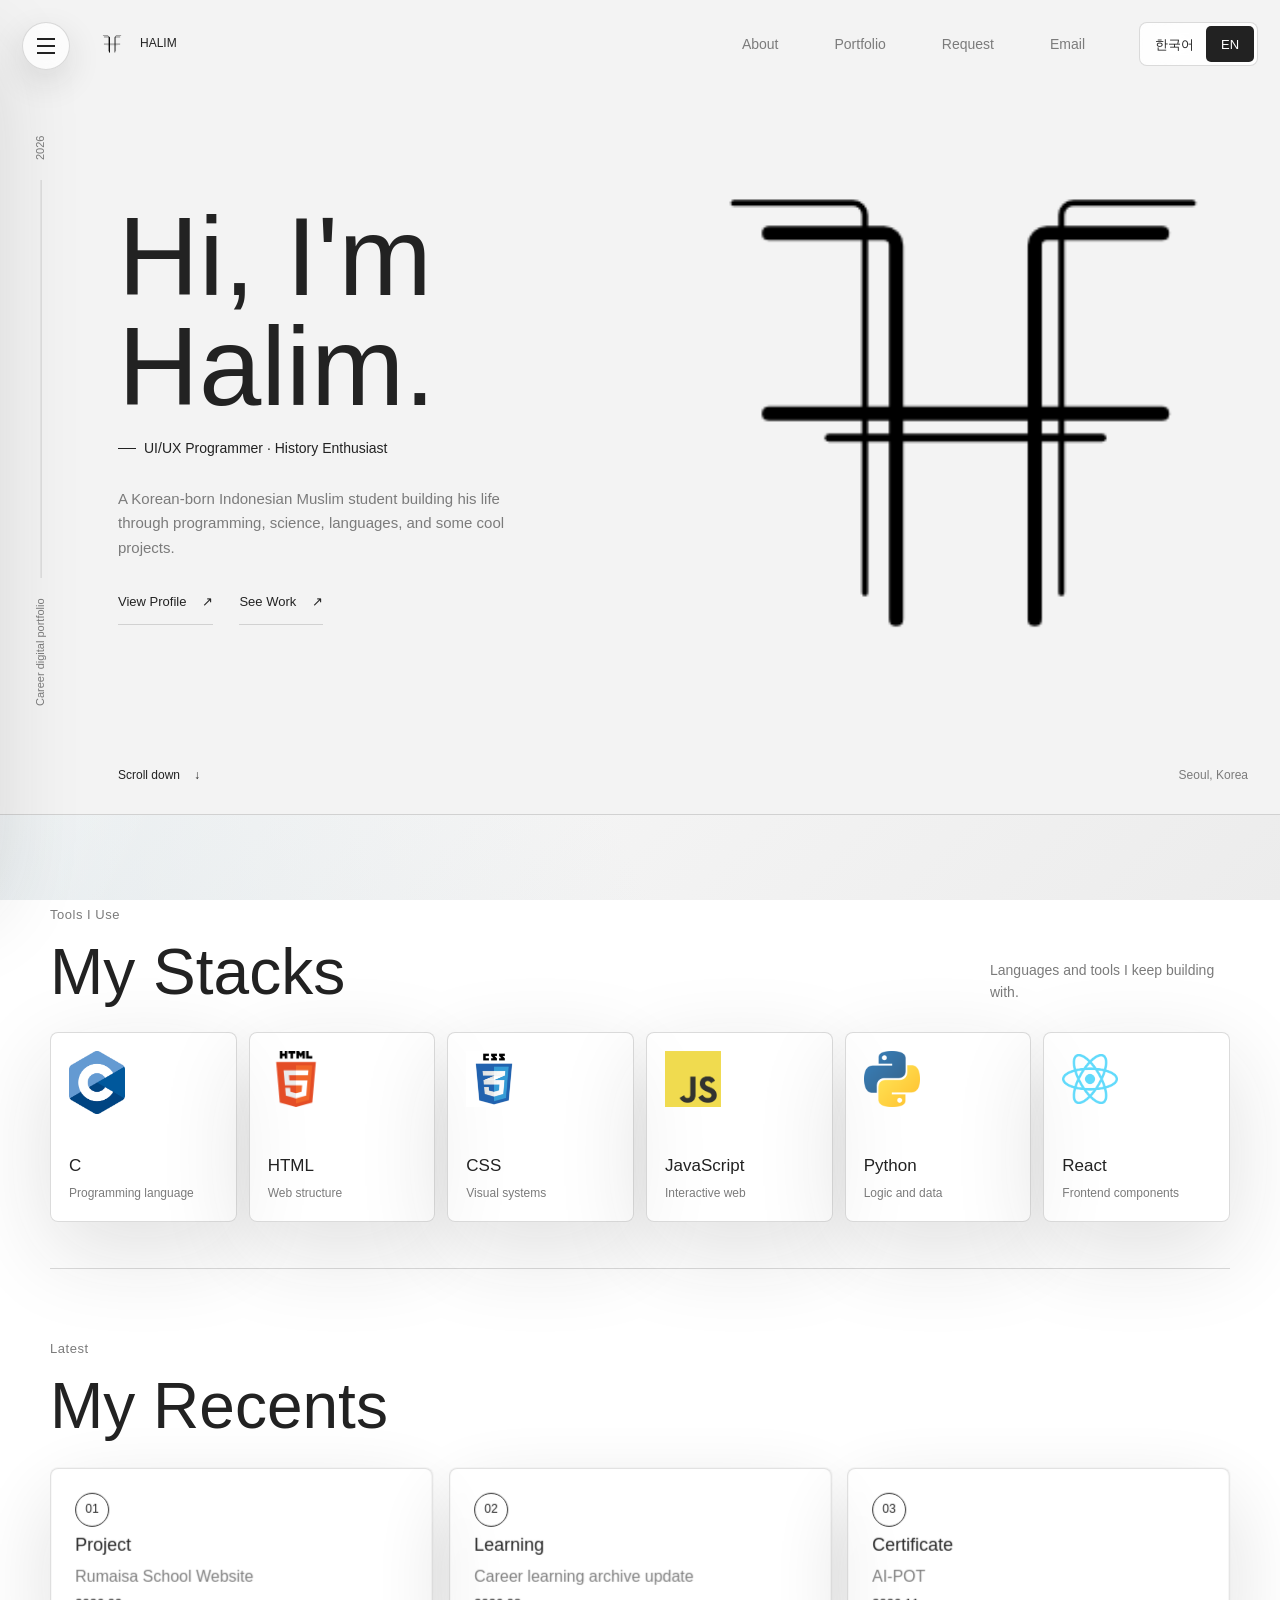
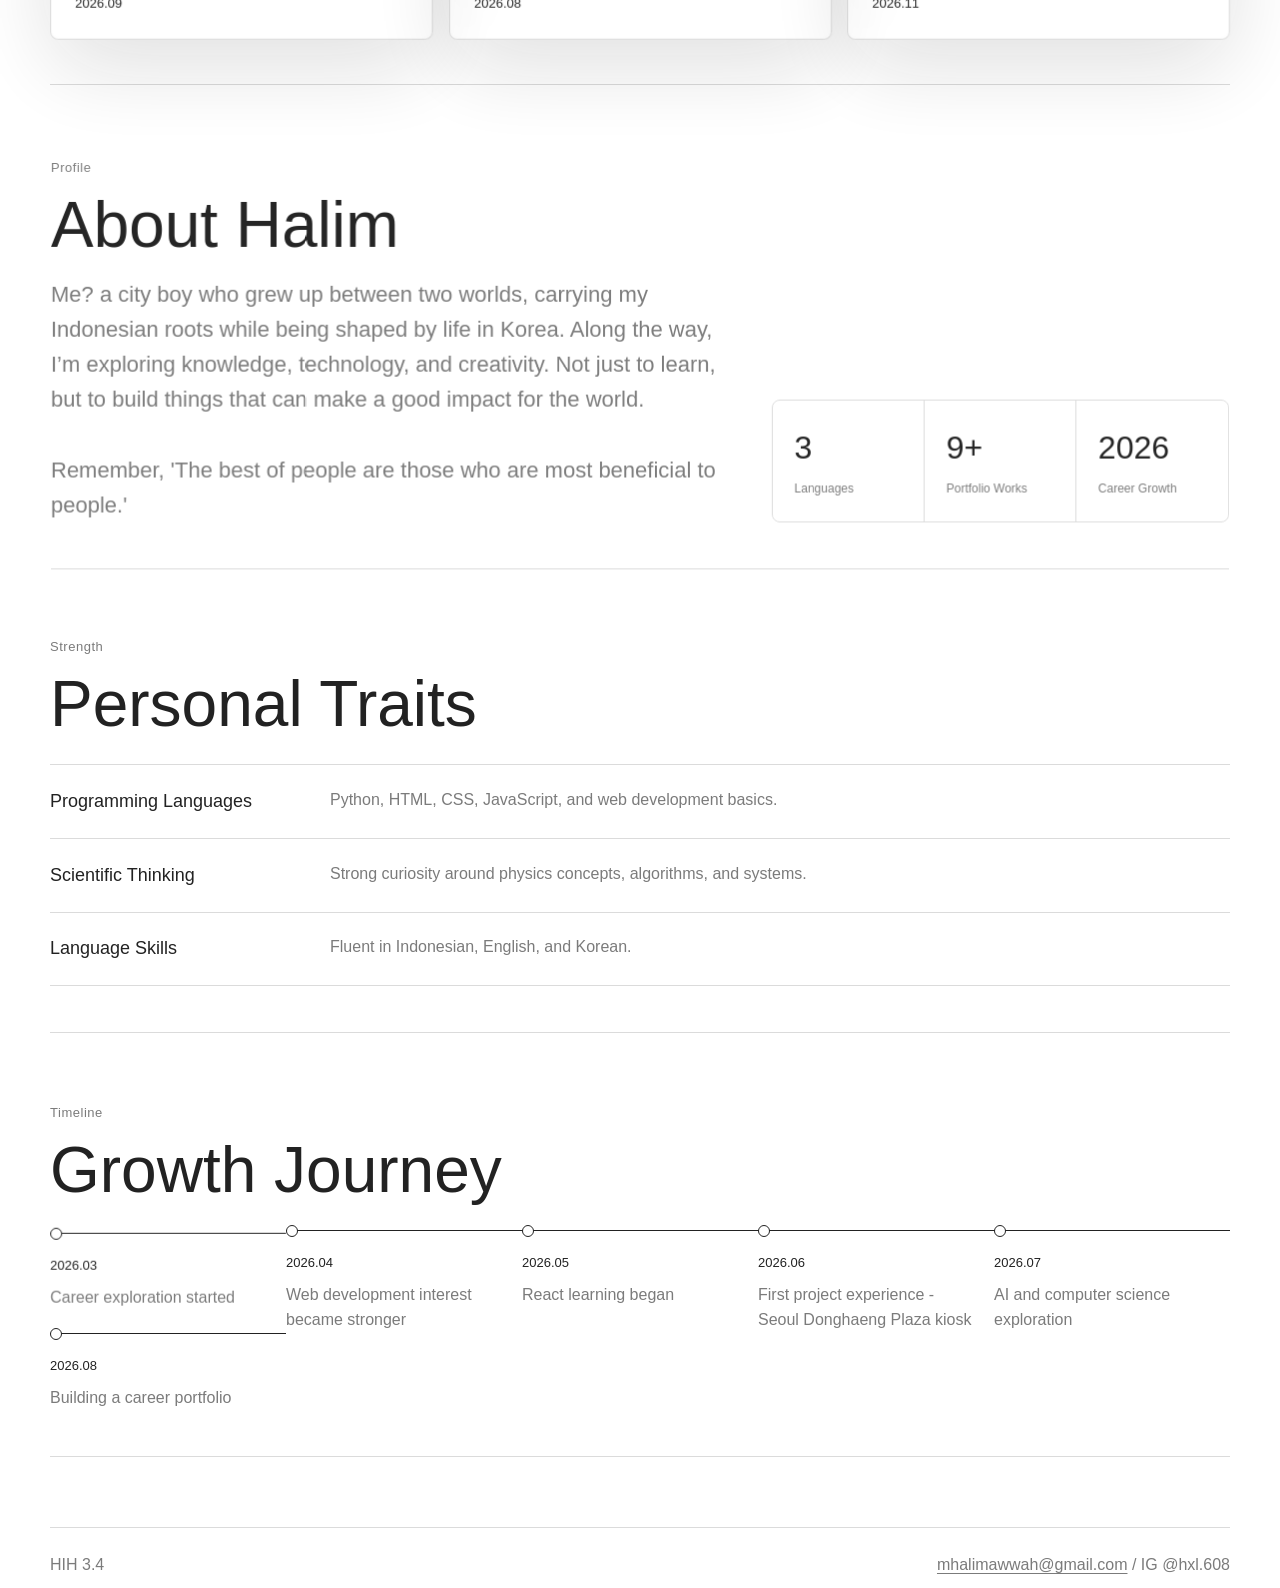
<file: index.html>
<!DOCTYPE html>
<html lang="en">
<head>
    <meta charset="UTF-8">
    <meta name="viewport" content="width=device-width, initial-scale=1.0">
    <meta http-equiv="refresh" content="0; url=/hih.html">
    <title>Hi, I'm Halim</title>
</head>
<body>
    <p>Redirecting to <a href="/hih.html">Hi, I'm Halim</a>...</p>
</body>
</html>
</file>
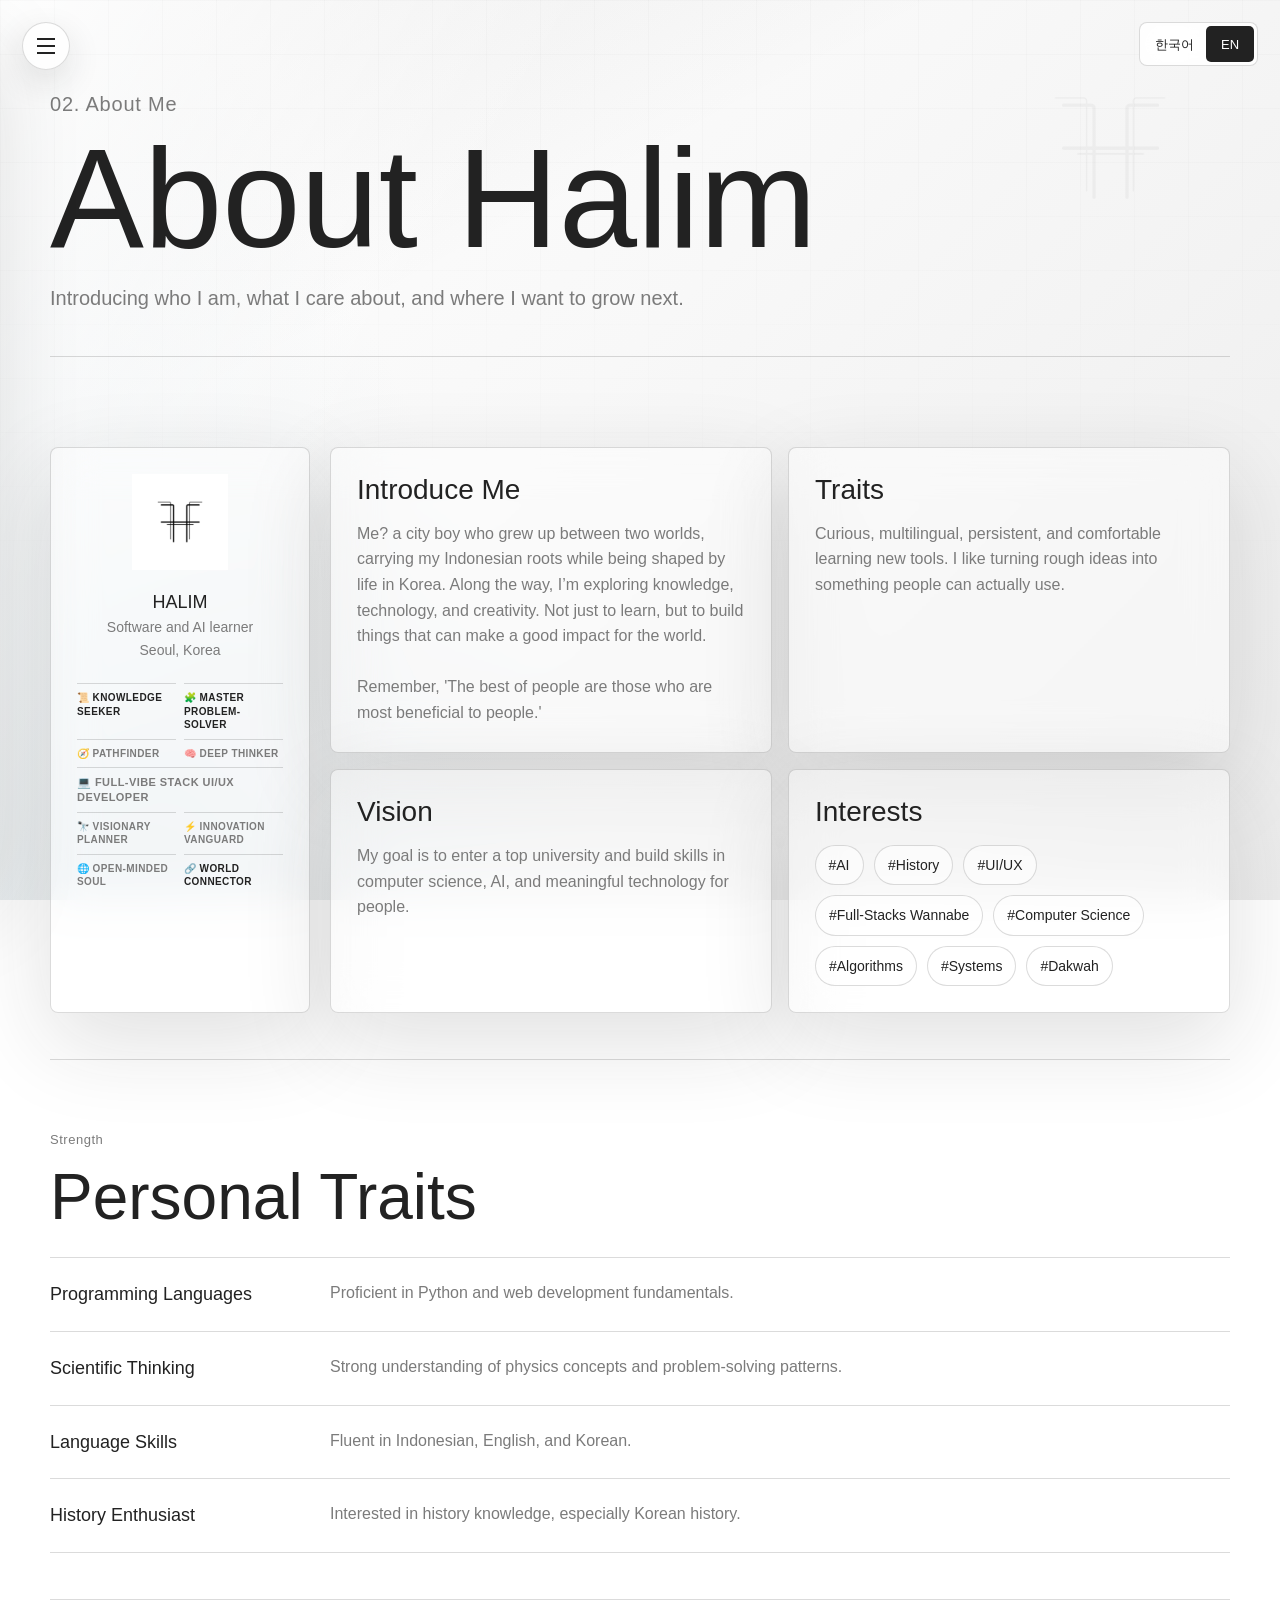
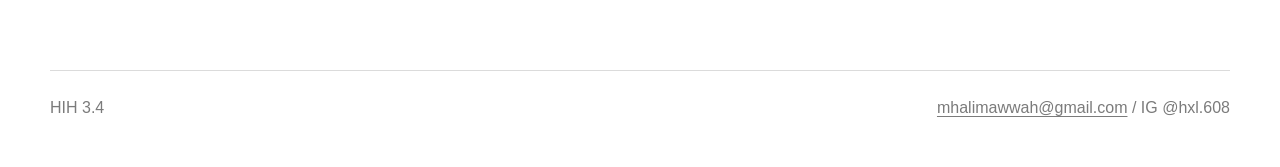
<file: hih-about.html>
<!DOCTYPE html>
<html lang="en">
<head>
    <meta charset="UTF-8">
    <meta name="viewport" content="width=device-width, initial-scale=1.0">
    <title>HIH | About Me</title>
    <link rel="stylesheet" href="hih_design.css">
</head>
<body>
    <div class="site-shell">
        <aside class="sidebar">
            <a class="brand" href="hih.html" aria-label="HIH Home">
                <img src="HIH-mark.png" alt="">
                <span>HALIM</span>
            </a>
            <nav class="side-nav" aria-label="Main navigation">
                <a href="hih.html"><span>01.</span> Home</a>
                <a class="active" href="hih-about.html"><span>02.</span> About Me</a>
                <a href="hih-career_exp.html"><span>03.</span> Career Learning</a>
                <a href="hih-exp.html"><span>04.</span> Skills &amp; Activities</a>
                <a href="hih-projects.html"><span>05.</span> Projects</a>
                <a href="hih-growth jour.html"><span>06.</span> Growth Journey</a>
                <a href="hih-site_maker.html"><span>07.</span> Bio Site</a>
            </nav>
            <p class="sidebar-note">My Career digital portfolio<br>Seoul, Korea</p>
        </aside>

        <div class="page">
            <header class="page-header">
                <p class="eyebrow">02. About Me</p>
                <h1>About Halim</h1>
                <p>Introducing who I am, what I care about, and where I want to grow next.</p>
            </header>

            <main>
                <section class="section profile-layout">
                    <aside class="profile-card">
                        <img src="HIH-mark.png" alt="HIH logo">
                        <h3>HALIM</h3>
                        <p>Software and AI learner<br>Seoul, Korea</p>
                        <div class="profile-keywords" aria-label="Profile keywords">
                            <span class="keyword keyword-featured" data-i18n="keyword.knowledge">📜 Knowledge Seeker</span>
                            <span class="keyword keyword-featured" data-i18n="keyword.problemSolver">🧩 Master Problem-Solver</span>
                            <span class="keyword" data-i18n="keyword.pathfinder">🧭 Pathfinder</span>
                            <span class="keyword" data-i18n="keyword.thinker">🧠 Deep Thinker</span>
                            <span class="keyword keyword-wide" data-i18n="keyword.developer">💻 Full-Vibe Stack UI/UX Developer</span>
                            <span class="keyword" data-i18n="keyword.visionary">🔭 Visionary Planner</span>
                            <span class="keyword" data-i18n="keyword.innovation">⚡ Innovation Vanguard</span>
                            <span class="keyword" data-i18n="keyword.openMinded">🌐 Open-Minded Soul</span>
                            <span class="keyword keyword-featured" data-i18n="keyword.connector">🔗 World Connector</span>
                        </div>
                    </aside>

                    <div class="info-grid">
                        <article class="info-card">
                            <h2>Introduce Me</h2>
                            <p data-i18n="about.bio">I? a city boy who grew up between two worlds, carrying my Indonesian roots while being shaped by life in Korea. Along the way, I’m exploring knowledge, technology, and creativity. Not just to learn, but to build things that can make a good impact for the world.</p>
                        </article>
                        <article class="info-card">
                            <h2>Traits</h2>
                            <p>Curious, multilingual, persistent, and comfortable learning new tools. I like turning rough ideas into something people can actually use.</p>
                        </article>
                        <article class="info-card">
                            <h2>Vision</h2>
                            <p>My goal is to enter a top university and build skills in computer science, AI, and meaningful technology for people.</p>
                        </article>
                        <article class="info-card">
                            <h2>Interests</h2>
                            <div class="tag-list">
                                <span>#AI</span>
                                <span>#History</span>
                                <span>#UI/UX</span>
                                <span>#Full-Stacks Wannabe</span>
                                <span>#Computer Science</span>
                                <span>#Algorithms</span>
                                <span>#Systems</span>
                                <span>#Dakwah</span>
                            </div>
                        </article>
                    </div>
                </section>

                <section class="section">
                    <div class="section-heading">
                        <div>
                            <p class="eyebrow">Strength</p>
                            <h2>Personal Traits</h2>
                        </div>
                    </div>
                    <div class="list-panel">
                        <div>
                            <h3>Programming Languages</h3>
                            <p>Proficient in Python and web development fundamentals.</p>
                        </div>
                        <div>
                            <h3>Scientific Thinking</h3>
                            <p>Strong understanding of physics concepts and problem-solving patterns.</p>
                        </div>
                        <div>
                            <h3>Language Skills</h3>
                            <p>Fluent in Indonesian, English, and Korean.</p>
                        </div>
                        <div>
                            <h3>History Enthusiast</h3>
                            <p>Interested in history knowledge, especially Korean history.</p>
                        </div>
                    </div>
                </section>
            </main>

            <footer>
                <p>HIH 3.4</p>
                <p><a href="mailto:mhalimawwah@gmail.com">mhalimawwah@gmail.com</a> / IG @hxl.608</p>
            </footer>
        </div>
    </div>
    <script src="hih-language.js"></script>
    <script src="hih_howitworks.js"></script>
</body>
</html>
</file>
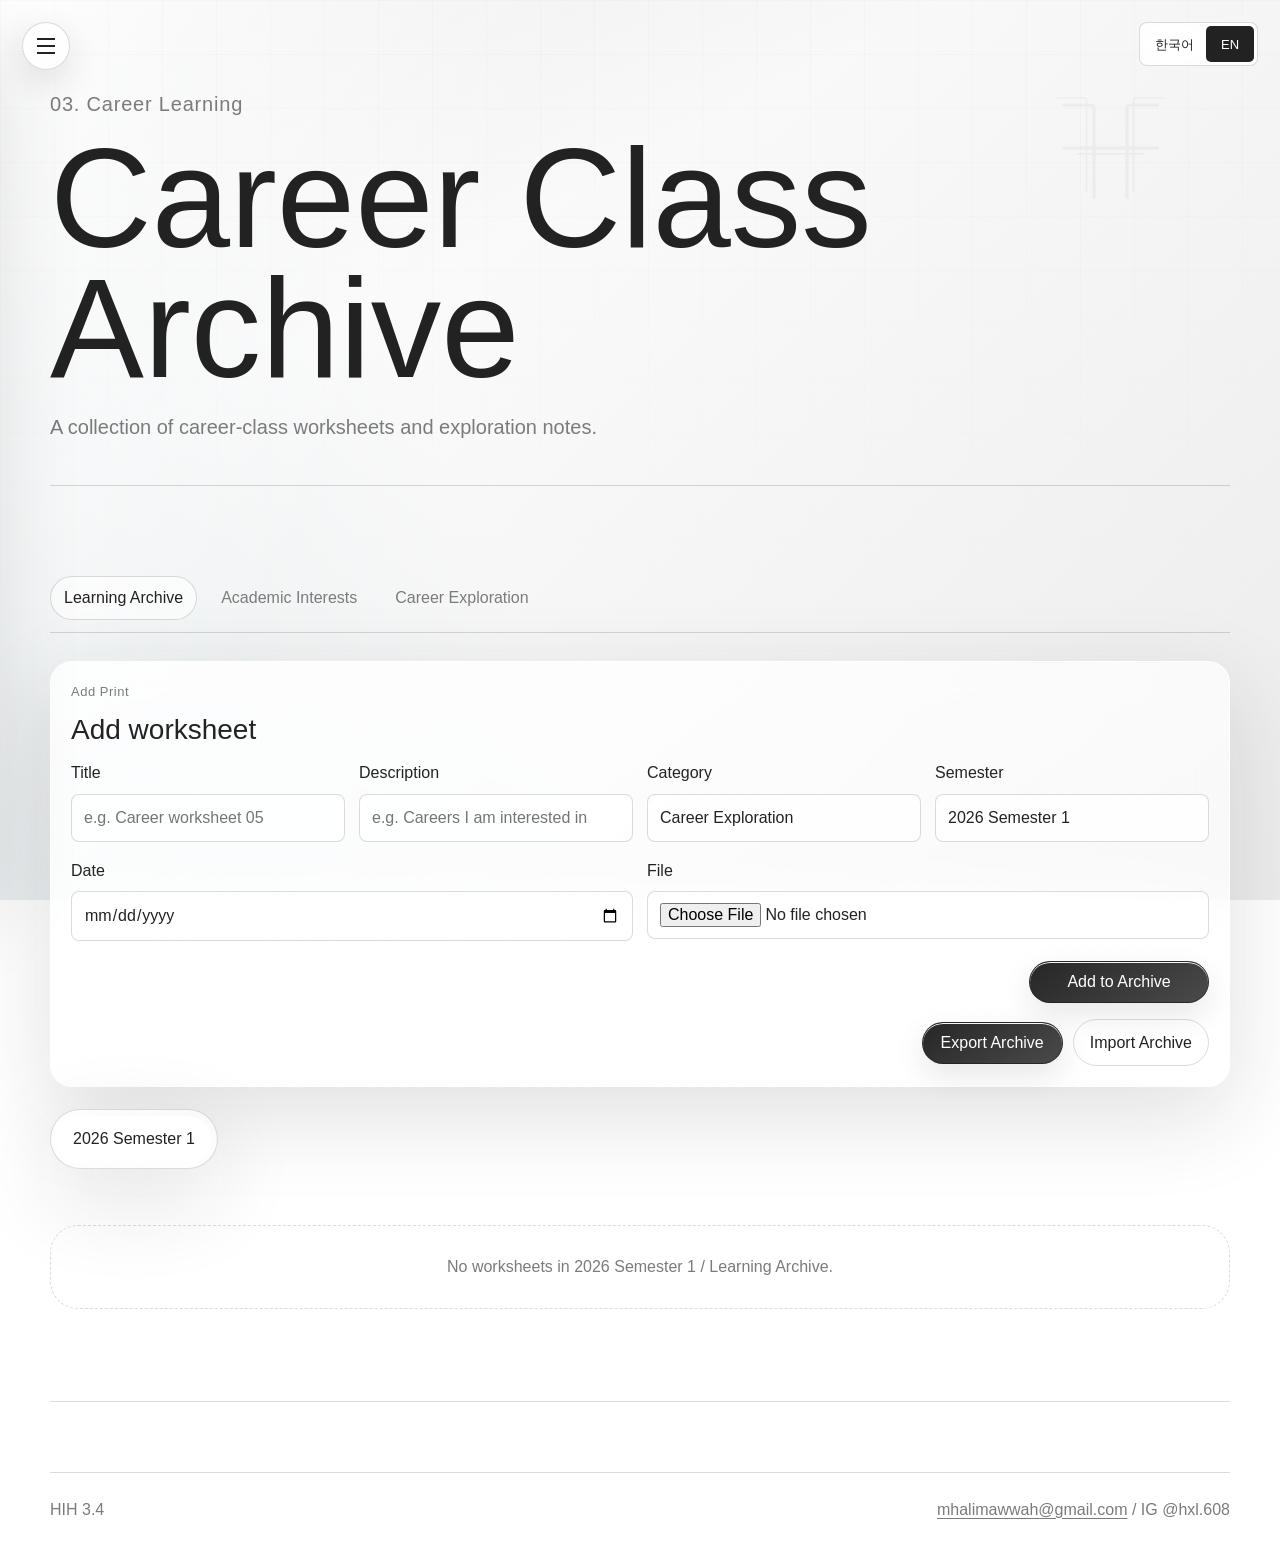
<file: hih-career_exp.html>
<!DOCTYPE html>
<html lang="en">
<head>
    <meta charset="UTF-8">
    <meta name="viewport" content="width=device-width, initial-scale=1.0">
    <title>HIH | Career Learning</title>
    <link rel="stylesheet" href="hih_design.css">
</head>
<body>
    <div class="site-shell">
        <aside class="sidebar">
            <a class="brand" href="hih.html" aria-label="HIH Home">
                <img src="HIH-mark.png" alt="">
                <span>H</span>
            </a>
            <nav class="side-nav" aria-label="Main navigation">
                <a href="hih.html"><span>01.</span> Home</a>
                <a href="hih-about.html"><span>02.</span> About Me</a>
                <a class="active" href="hih-career_exp.html"><span>03.</span> Career Learning</a>
                <a href="hih-exp.html"><span>04.</span> Skills &amp; Activities</a>
                <a href="hih-projects.html"><span>05.</span> Projects</a>
                <a href="hih-growth jour.html"><span>06.</span> Growth Journey</a>
                <a href="hih-site_maker.html"><span>07.</span> Bio Site</a>
            </nav>
            <p class="sidebar-note">My Career digital portfolio<br>Seoul, Korea</p>
        </aside>

        <div class="page">
            <header class="page-header">
                <p class="eyebrow">03. Career Learning</p>
                <h1>Career Class Archive</h1>
                <p>A collection of career-class worksheets and exploration notes.</p>
            </header>

            <main>
                <section class="section">
                    <div class="dashboard-tabs">
                        <span class="active" data-category="Learning Archive">진로 시간 학습지</span>
                        <span data-category="Academic Interests">관심사와 특기</span>
                        <span data-category="Career Exploration">진로 탐색</span>
                    </div>

                    <form class="archive-form" aria-label="Add career worksheet">
                        <div>
                            <p class="eyebrow">Add Print</p>
                            <h2>학습지 추가</h2>
                        </div>
                        <label>
                            Title
                            <input type="text" name="worksheetTitle" placeholder="예: 진로 학습지 05" required>
                        </label>
                        <label>
                            Description
                            <input type="text" name="worksheetDescription" placeholder="예: 나의 관심 직업 정리" required>
                        </label>
                        <label>
                            Category
                            <select name="worksheetCategory" required>
                                <option value="Career Exploration">진로 탐색</option>
                                <option value="Academic Interests">Hobbies and skills</option>
                                <option value="Learning Archive">진로 시간 학습지</option>
                            </select>
                        </label>
                        <label>
                            Semester
                            <select name="worksheetSemester" required>
                                <option value="2026 1학기">2026 1학기</option>
                                <option value="2026 2학기">2026 2학기</option>
                                <option value="2025 2학기">2025 2학기</option>
                            </select>
                        </label>
                        <label>
                            Date
                            <input type="date" name="worksheetDate" required>
                        </label>
                        <label>
                            File
                            <input type="file" name="worksheetFile" accept=".pdf,image/*">
                        </label>
                        <button type="submit">Add to Archive</button>
                        <div class="archive-tools">
                            <button type="button" data-archive-action="export">Export Archive</button>
                            <label class="archive-import">
                                Import Archive
                                <input type="file" data-archive-import accept="application/json,.json">
                            </label>
                        </div>
                    </form>

                    <div class="career-layout">
                        <aside class="archive-list" aria-label="Semester archive">
                            <a class="active" href="#">2026 1학기</a>
                        </aside>

                        <div class="worksheet-grid">
                            <p class="empty-state">No worksheets yet. Add your class handouts or worksheets using the form above.</p>
                        </div>
                    </div>
                </section>
            </main>

            <footer>
                <p>HIH 3.4</p>
                <p><a href="mailto:mhalimawwah@gmail.com">mhalimawwah@gmail.com</a> / IG @hxl.608</p>
            </footer>
        </div>
    </div>
    <script src="hih-language.js"></script>
    <script src="hih_howitworks.js"></script>
</body>
</html>
</file>
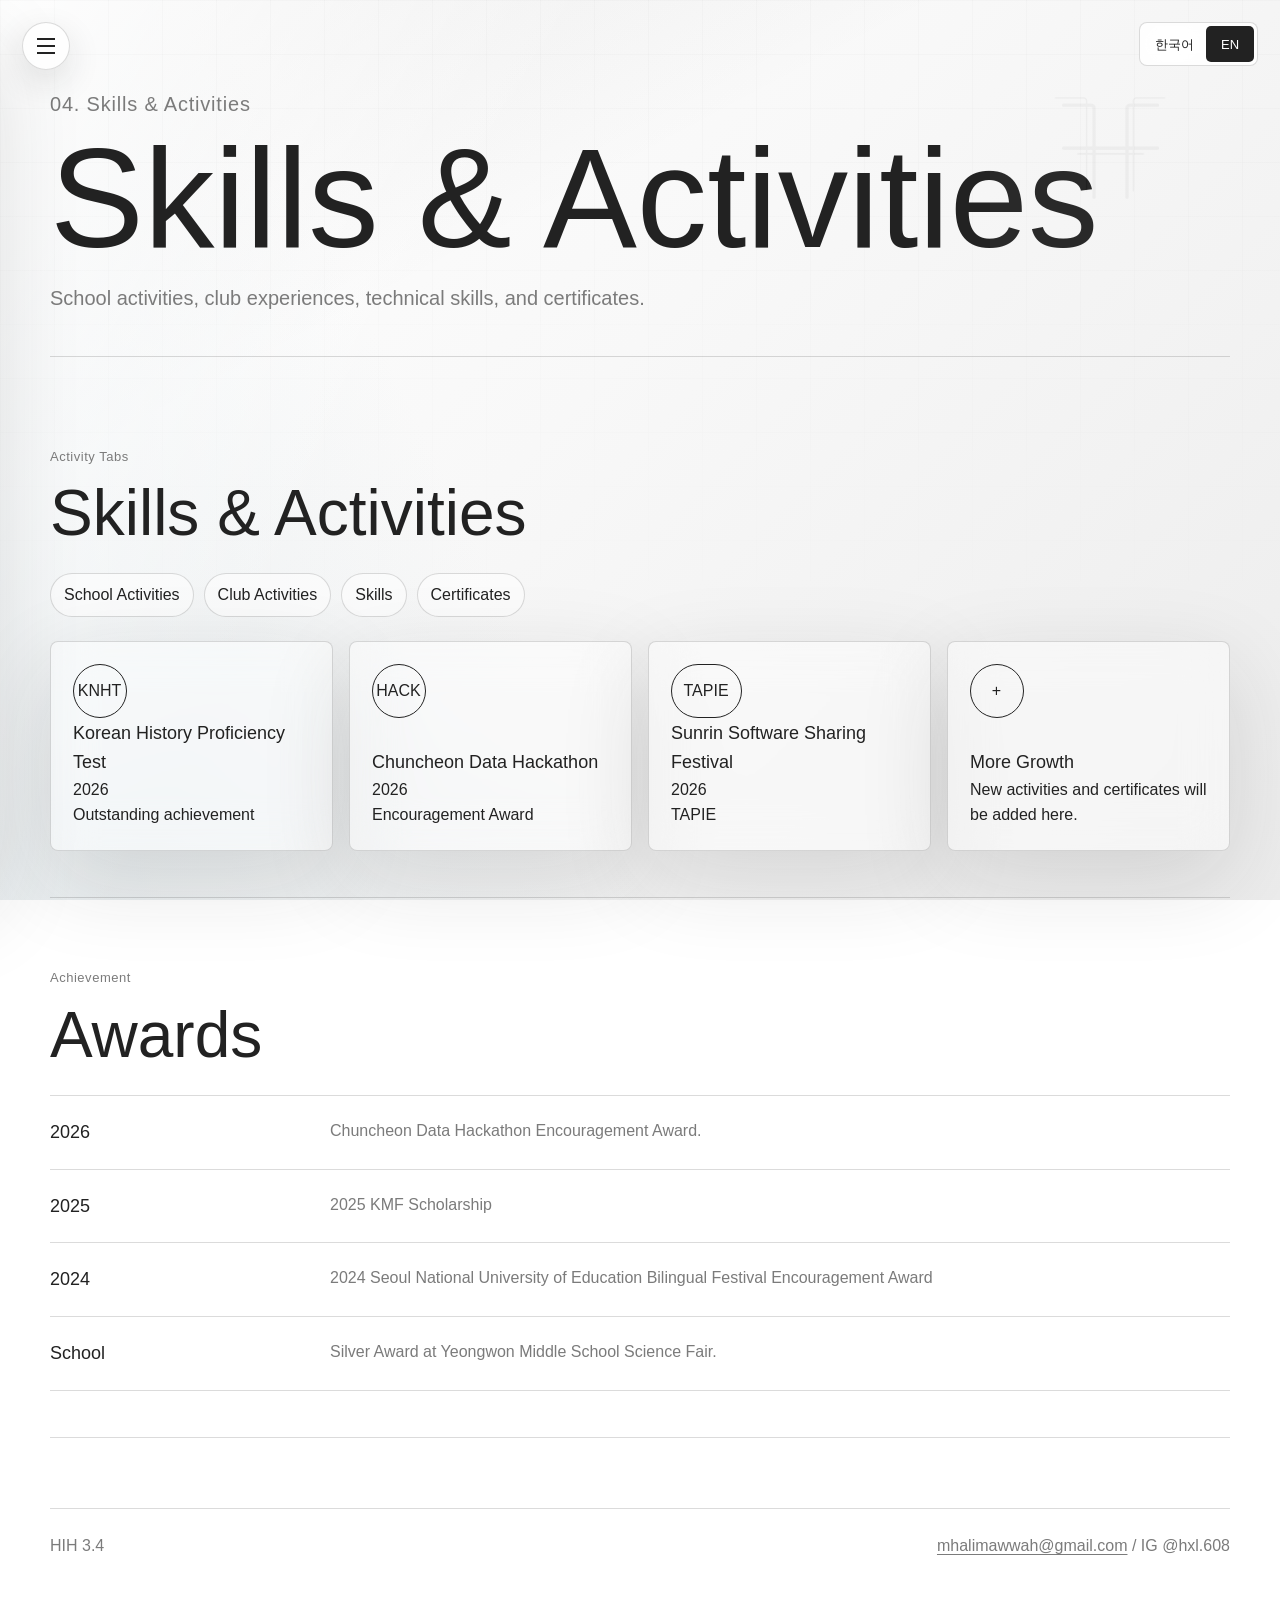
<file: hih-exp.html>
<!DOCTYPE html>
<html lang="en">
<head>
    <meta charset="UTF-8">
    <meta name="viewport" content="width=device-width, initial-scale=1.0">
    <title>HIH | Skills &amp; Activities</title>
    <link rel="stylesheet" href="hih_design.css">
</head>
<body>
    <div class="site-shell">
        <aside class="sidebar">
            <a class="brand" href="hih.html" aria-label="HIH Home">
                <img src="HIH-mark.png" alt="">
                <span>HALIM</span>
            </a>
            <nav class="side-nav" aria-label="Main navigation">
                <a href="hih.html"><span>01.</span> Home</a>
                <a href="hih-about.html"><span>02.</span> About Me</a>
                <a href="hih-career_exp.html"><span>03.</span> Career Learning</a>
                <a class="active" href="hih-exp.html"><span>04.</span> Skills &amp; Activities</a>
                <a href="hih-projects.html"><span>05.</span> Projects</a>
                <a href="hih-growth jour.html"><span>06.</span> Growth Journey</a>
                <a href="hih-site_maker.html"><span>07.</span> Bio Site</a>
            </nav>
            <p class="sidebar-note">My Career digital portfolio<br>Seoul, Korea</p>
        </aside>

        <div class="page">
            <header class="page-header">
                <p class="eyebrow">04. Skills &amp; Activities</p>
                <h1>Skills &amp; Activities</h1>
                <p>School activities, club experiences, technical skills, and certificates.</p>
            </header>

            <main>
                <section class="section">
                    <div class="section-heading">
                        <div>
                            <p class="eyebrow">Activity Tabs</p>
                            <h2>Skills &amp; Activities</h2>
                        </div>
                    </div>
                    <div class="activity-tabs">
                        <span>School Activities</span>
                        <span>Club Activities</span>
                        <span>Skills</span>
                        <span>Certificates</span>
                    </div>
                    <div class="certificate-grid">
                        <article class="certificate-card">
                            <span class="medal">KNHT</span>
                            <div>
                                <h3>Korean History Proficiency Test</h3>
                                <p>2026<br>Outstanding achievement</p>
                            </div>
                        </article>
                        <article class="certificate-card">
                            <span class="medal">HACK</span>
                            <div>
                                <h3>Chuncheon Data Hackathon</h3>
                                <p>2026<br>Encouragement Award</p>
                            </div>
                        </article>
                        <article class="certificate-card">
                            <span class="medal medal-word">TAPIE</span>
                            <div>
                                <h3>Sunrin Software Sharing Festival</h3>
                                <p>2026<br>TAPIE</p>
                            </div>
                        </article>
                        <article class="certificate-card">
                            <span class="medal">+</span>
                            <div>
                                <h3>More Growth</h3>
                                <p>New activities and certificates will be added here.</p>
                            </div>
                        </article>
                    </div>
                </section>

                <section class="section">
                    <div class="section-heading">
                        <div>
                            <p class="eyebrow">Achievement</p>
                            <h2>Awards</h2>
                        </div>
                    </div>
                    <div class="list-panel">
                        <div>
                            <h3>2026</h3>
                            <p>Chuncheon Data Hackathon Encouragement Award.</p>
                        </div>
                        <div>
                            <h3>2025</h3>
                            <p>2025 KMF Scholarship</p>
                        </div>
                        <div>
                            <h3>2024</h3>
                            <p>2024 Seoul National University of Education Bilingual Festival Encouragement Award</p>
                        </div>
                        <div>
                            <h3>School</h3>
                            <p>Silver Award at Yeongwon Middle School Science Fair.</p>
                        </div>
                    </div>
                </section>
            </main>

            <footer>
                <p>HIH 3.4</p>
                <p><a href="mailto:mhalimawwah@gmail.com">mhalimawwah@gmail.com</a> / IG @hxl.608</p>
            </footer>
        </div>
    </div>
    <script src="hih-language.js"></script>
    <script src="hih_howitworks.js"></script>
</body>
</html>
</file>
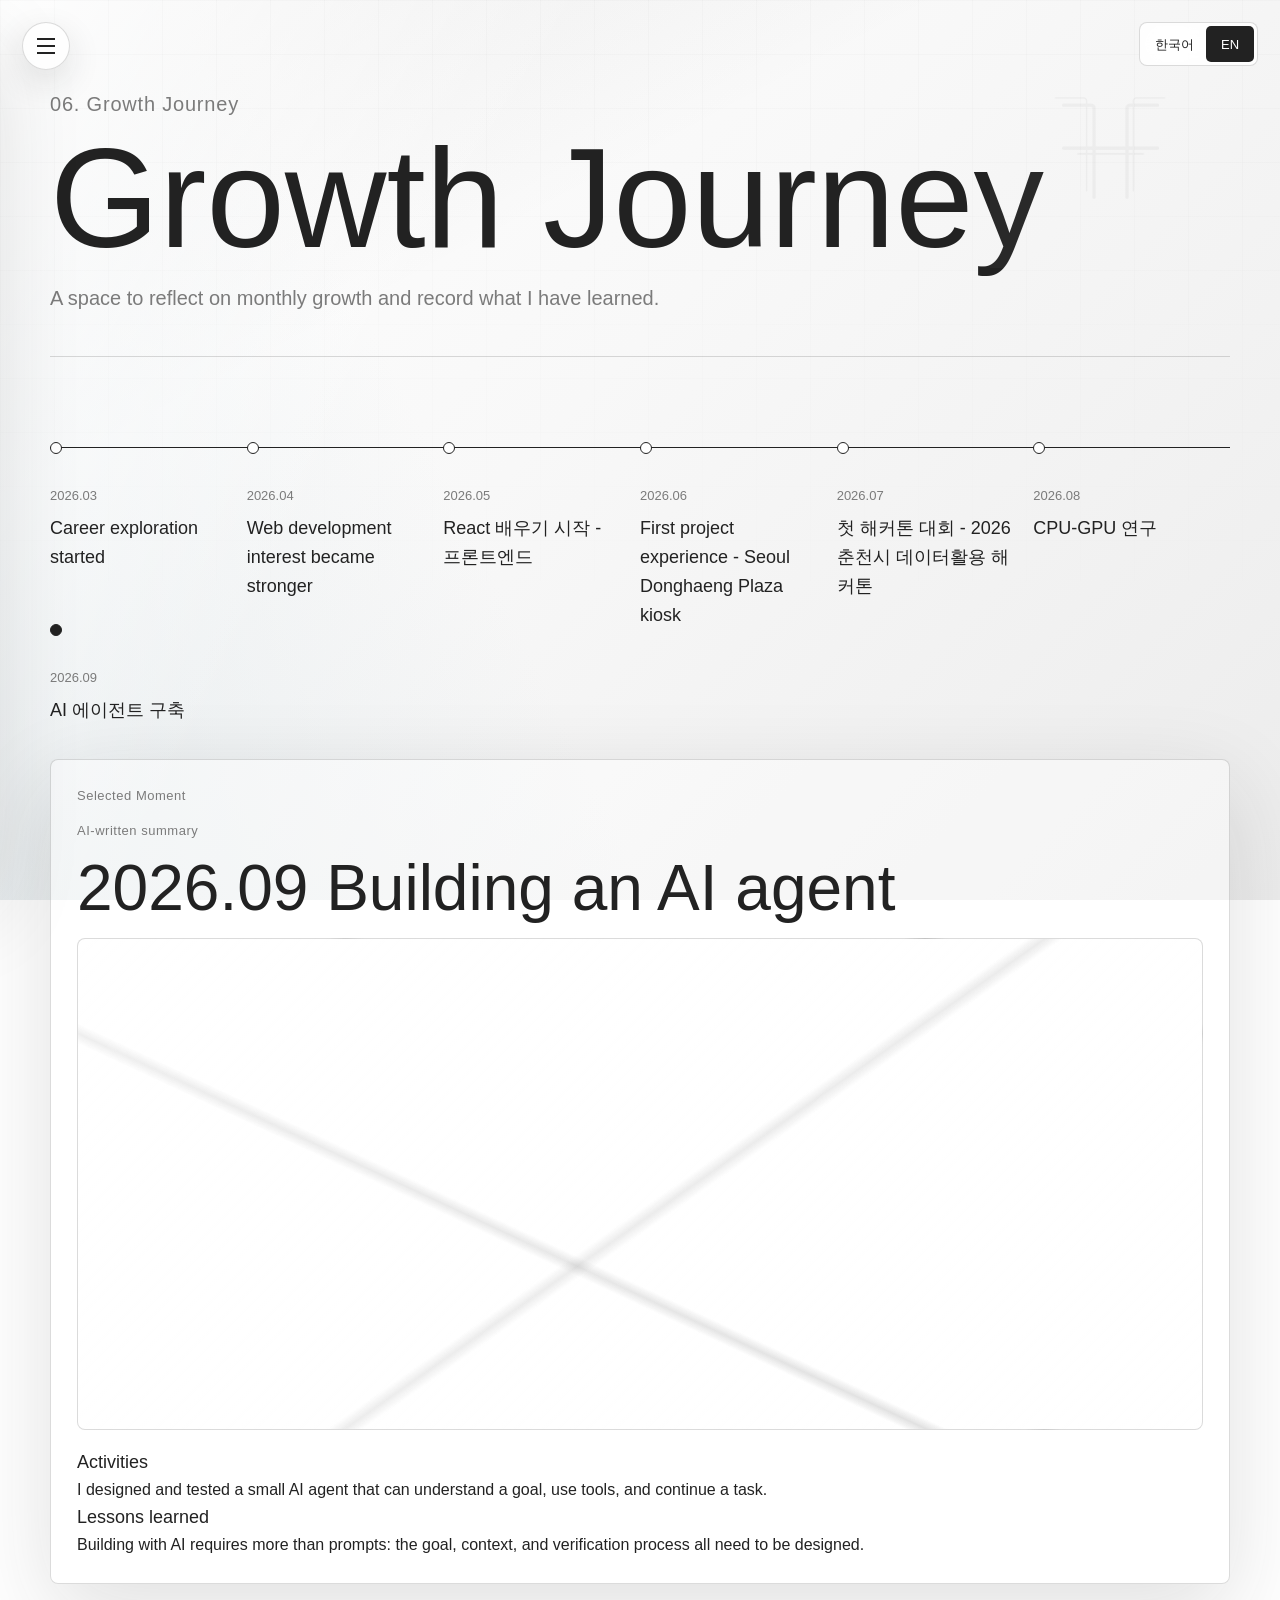
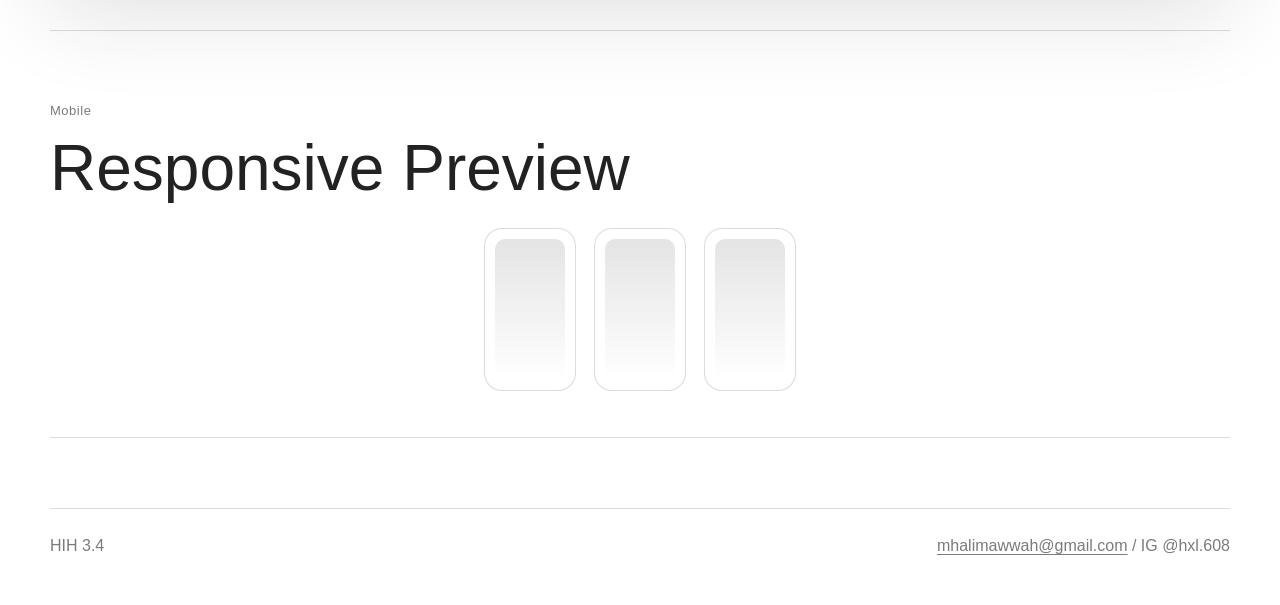
<file: hih-growth jour.html>
<!DOCTYPE html>
    <html lang="en">
<head>
    <meta charset="UTF-8">
    <meta name="viewport" content="width=device-width, initial-scale=1.0">
    <title>HIH | Growth Journey</title>
    <link rel="stylesheet" href="hih_design.css">
</head>
<body>
    <div class="site-shell">
        <aside class="sidebar">
            <a class="brand" href="hih.html" aria-label="HIH Home">
                <img src="HIH-mark.png" alt="">
                <span>H</span>
            </a>
            <nav class="side-nav" aria-label="Main navigation">
                <a href="hih.html"><span>01.</span> Home</a>
                <a href="hih-about.html"><span>02.</span> About Me</a>
                <a href="hih-career_exp.html"><span>03.</span> Career Learning</a>
                <a href="hih-exp.html"><span>04.</span> Skills &amp; Activities</a>
                <a href="hih-projects.html"><span>05.</span> Projects</a>
                <a class="active" href="hih-growth jour.html"><span>06.</span> Growth Journey</a>
                <a href="hih-site_maker.html"><span>07.</span> Bio Site</a>
            </nav>
            <p class="sidebar-note">My Career digital portfolio<br>Seoul, Korea</p>
        </aside>

        <div class="page">
            <header class="page-header">
                <p class="eyebrow">06. Growth Journey</p>
                <h1>Growth Journey</h1>
                <p data-i18n="growth.intro">월별 성장 과정을 돌아보고, 배운 점을 기록하는 공간입니다.</p>
            </header>

            <main>
                <section class="section journey-layout">
                    <ol class="journey-list">
                        <li>
                            <time>2026.03</time>
                            <h3>진로 탐색 시작 - 프로그래밍 복귀</h3>
                        </li>
                        <li>
                            <time>2026.04</time>
                            <h3>웹 개발을 배우기 시작 - HTML CSS JS</h3>
                        </li>
                        <li>
                            <time>2026.05</time>
                            <h3>React 배우기 시작 - 프론트엔드</h3>
                        </li>
                        <li>
                            <time>2026.06</time>
                            <h3>첫 프로젝트 경험 - 서울동행플라자 키오스크</h3>
                        </li>
                        <li>
                            <time>2026.07</time>
                            <h3>첫 해커톤 대회 - 2026 춘천시 데이터활용 해커톤</h3>
                        </li>
                        <li>
                            <time>2026.08</time>
                            <h3>CPU-GPU 연구</h3>
                        </li>
                        <li class="current">
                            <time>2026.09</time>
                            <h3>AI 에이전트 구축</h3>
                        </li>
                    </ol>

                    <article class="journey-detail">
                        <p class="eyebrow">Selected Moment</p>
                        <p class="eyebrow">AI-written summary</p>
                        <h2>2026.09 Building an AI agent</h2>
                        <div class="journey-visual" aria-hidden="true"></div>
                        <h3>Activities</h3>
                        <p class="journey-activity">I designed and tested a small AI agent that can understand a goal, use tools, and continue a task.</p>
                        <h3>Lessons learned</h3>
                        <p class="journey-lesson">Building with AI requires more than prompts: the goal, context, and verification process all need to be designed.</p>
                    </article>
                </section>

                <section class="section">
                    <div class="section-heading">
                        <div>
                            <p class="eyebrow">Mobile</p>
                            <h2>Responsive Preview</h2>
                        </div>
                    </div>
                    <div class="mobile-preview" aria-label="Mobile layout preview">
                        <div class="phone-frame"><div></div></div>
                        <div class="phone-frame"><div></div></div>
                        <div class="phone-frame"><div></div></div>
                    </div>
                </section>
            </main>

            <footer>
                <p>HIH 3.4</p>
                <p><a href="mailto:mhalimawwah@gmail.com">mhalimawwah@gmail.com</a> / IG @hxl.608</p>
            </footer>
        </div>
    </div>
    <script src="hih-language.js"></script>
    <script src="hih_howitworks.js"></script>
</body>
</html>
</file>
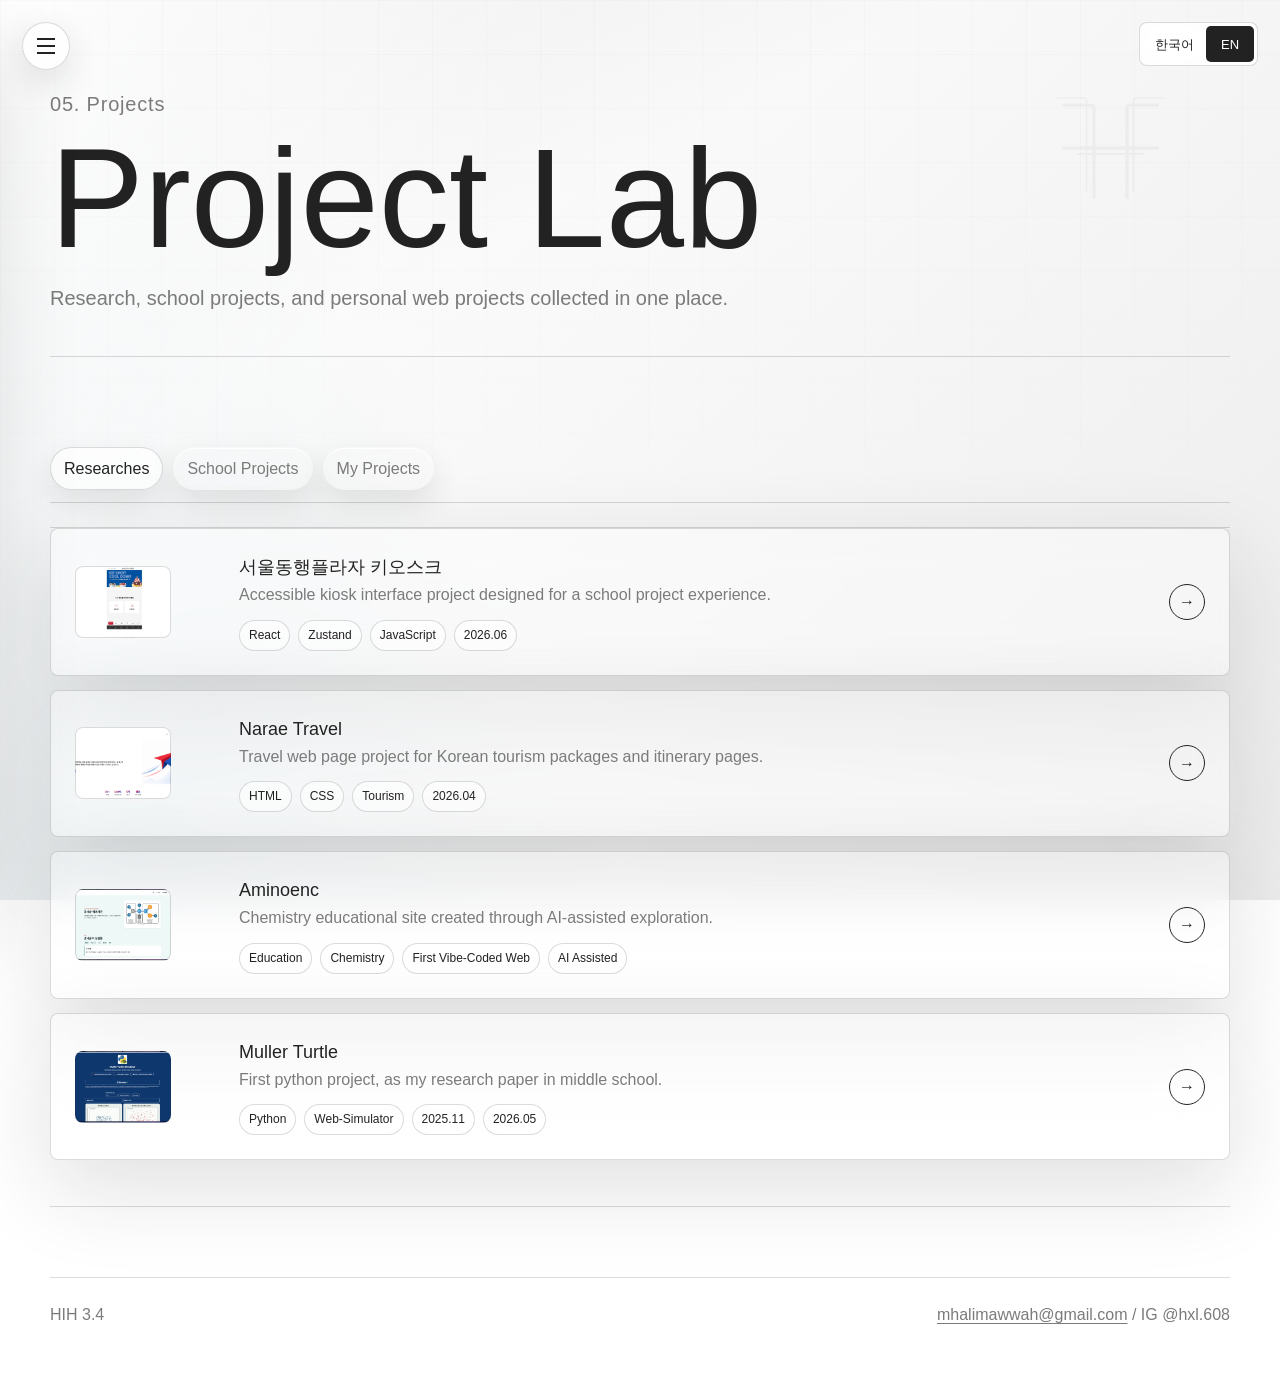
<file: hih-projects.html>
<!DOCTYPE html>
<html lang="en">
<head>
    <meta charset="UTF-8">
    <meta name="viewport" content="width=device-width, initial-scale=1.0">
    <title>HIH | Projects</title>
    <link rel="stylesheet" href="hih_design.css">
</head>
<body>
    <div class="site-shell">
        <aside class="sidebar">
            <a class="brand" href="hih.html" aria-label="HIH Home">
                <img src="HIH-mark.png" alt="">
                <span>H</span>
            </a>
            <nav class="side-nav" aria-label="Main navigation">
                <a href="hih.html"><span>01.</span> Home</a>
                <a href="hih-about.html"><span>02.</span> About Me</a>
                <a href="hih-career_exp.html"><span>03.</span> Career Learning</a>
                <a href="hih-exp.html"><span>04.</span> Skills &amp; Activities</a>
                <a class="active" href="hih-projects.html"><span>05.</span> Projects</a>
                <a href="hih-growth jour.html"><span>06.</span> Growth Journey</a>
                <a href="hih-site_maker.html"><span>07.</span> Bio Site</a>
            </nav>
            <p class="sidebar-note">My Career digital portfolio<br>Seoul, Korea</p>
        </aside>

        <div class="page">
            <header class="page-header">
                <p class="eyebrow">05. Projects</p>
                <h1>Project Lab</h1>
                <p>Research, school projects, and personal web projects collected in one place.</p>
            </header>

            <main>
                <section class="section project-showcase">
                    <div class="dashboard-tabs">
                        <button type="button" class="active" data-project-filter="research" aria-pressed="true">Researches</button>
                        <button type="button" data-project-filter="school" aria-pressed="false">School Projects</button>
                        <button type="button" data-project-filter="personal" aria-pressed="false">My Projects</button>
                    </div>

                    <div class="project-list">
                        <article class="project-row" data-project-category="school">
                            <div class="project-thumb" data-project-image="project-seoul-donghaeng-plaza.png" data-project-label="Seoul Donghaeng Plaza"></div>
                            <div>
                                <h3>서울동행플라자 키오스크</h3>
                                <p>Accessible kiosk interface project designed for a school project experience.</p>
                                <div class="project-tags">
                                    <span>React</span>
                                    <span>Zustand</span>
                                    <span>JavaScript</span>
                                    <span>2026.06</span>
                                </div>
                            </div>
                            <span class="arrow">→</span>
                        </article>
                        <article class="project-row" data-project-category="personal">
                            <div class="project-thumb" data-project-image="project-narae-travel.png" data-project-label="Narae Travel"></div>
                            <div>
                                <h3>Narae Travel</h3>
                                <p>Travel web page project for Korean tourism packages and itinerary pages.</p>
                                <div class="project-tags">
                                    <span>HTML</span>
                                    <span>CSS</span>
                                    <span>Tourism</span>
                                    <span>2026.04</span>
                                </div>
                            </div>
                            <span class="arrow">→</span>
                        </article>
                        <article class="project-row" data-project-category="school">
                            <div class="project-thumb" data-project-image="project-aminoenc.png" data-project-label="Aminoenc"></div>
                            <div>
                                <h3>Aminoenc</h3>
                                <p>Chemistry educational site created through AI-assisted exploration.</p>
                                <div class="project-tags">
                                    <span>Education</span>
                                    <span>Chemistry</span>
                                    <span>First Vibe-Coded Web</span>
                                    <span>AI Assisted</span>
                                </div>
                            </div>
                            <span class="arrow">→</span>
                        </article>
                        <article class="project-row" data-project-category="research">
                            <div class="project-thumb" data-project-image="project-muller-turtle.png" data-project-label="Muller Turtle"></div>
                            <div>
                                <h3>Muller Turtle </h3>
                                <p>First python project, as my research paper in middle school.</p>
                                <div class="project-tags">
                                    <span>Python</span>
                                    <span>Web-Simulator</span>
                                    <span>2025.11</span>
                                    <span>2026.05</span>
                                </div>
                            </div>
                            <span class="arrow">→</span>
                        </article>
                    </div>
                </section>
            </main>

            <footer>
                <p>HIH 3.4</p>
                <p><a href="mailto:mhalimawwah@gmail.com">mhalimawwah@gmail.com</a> / IG @hxl.608</p>
            </footer>
        </div>
    </div>
    <script src="hih-language.js"></script>
    <script src="hih_howitworks.js"></script>
</body>
</html>
</file>
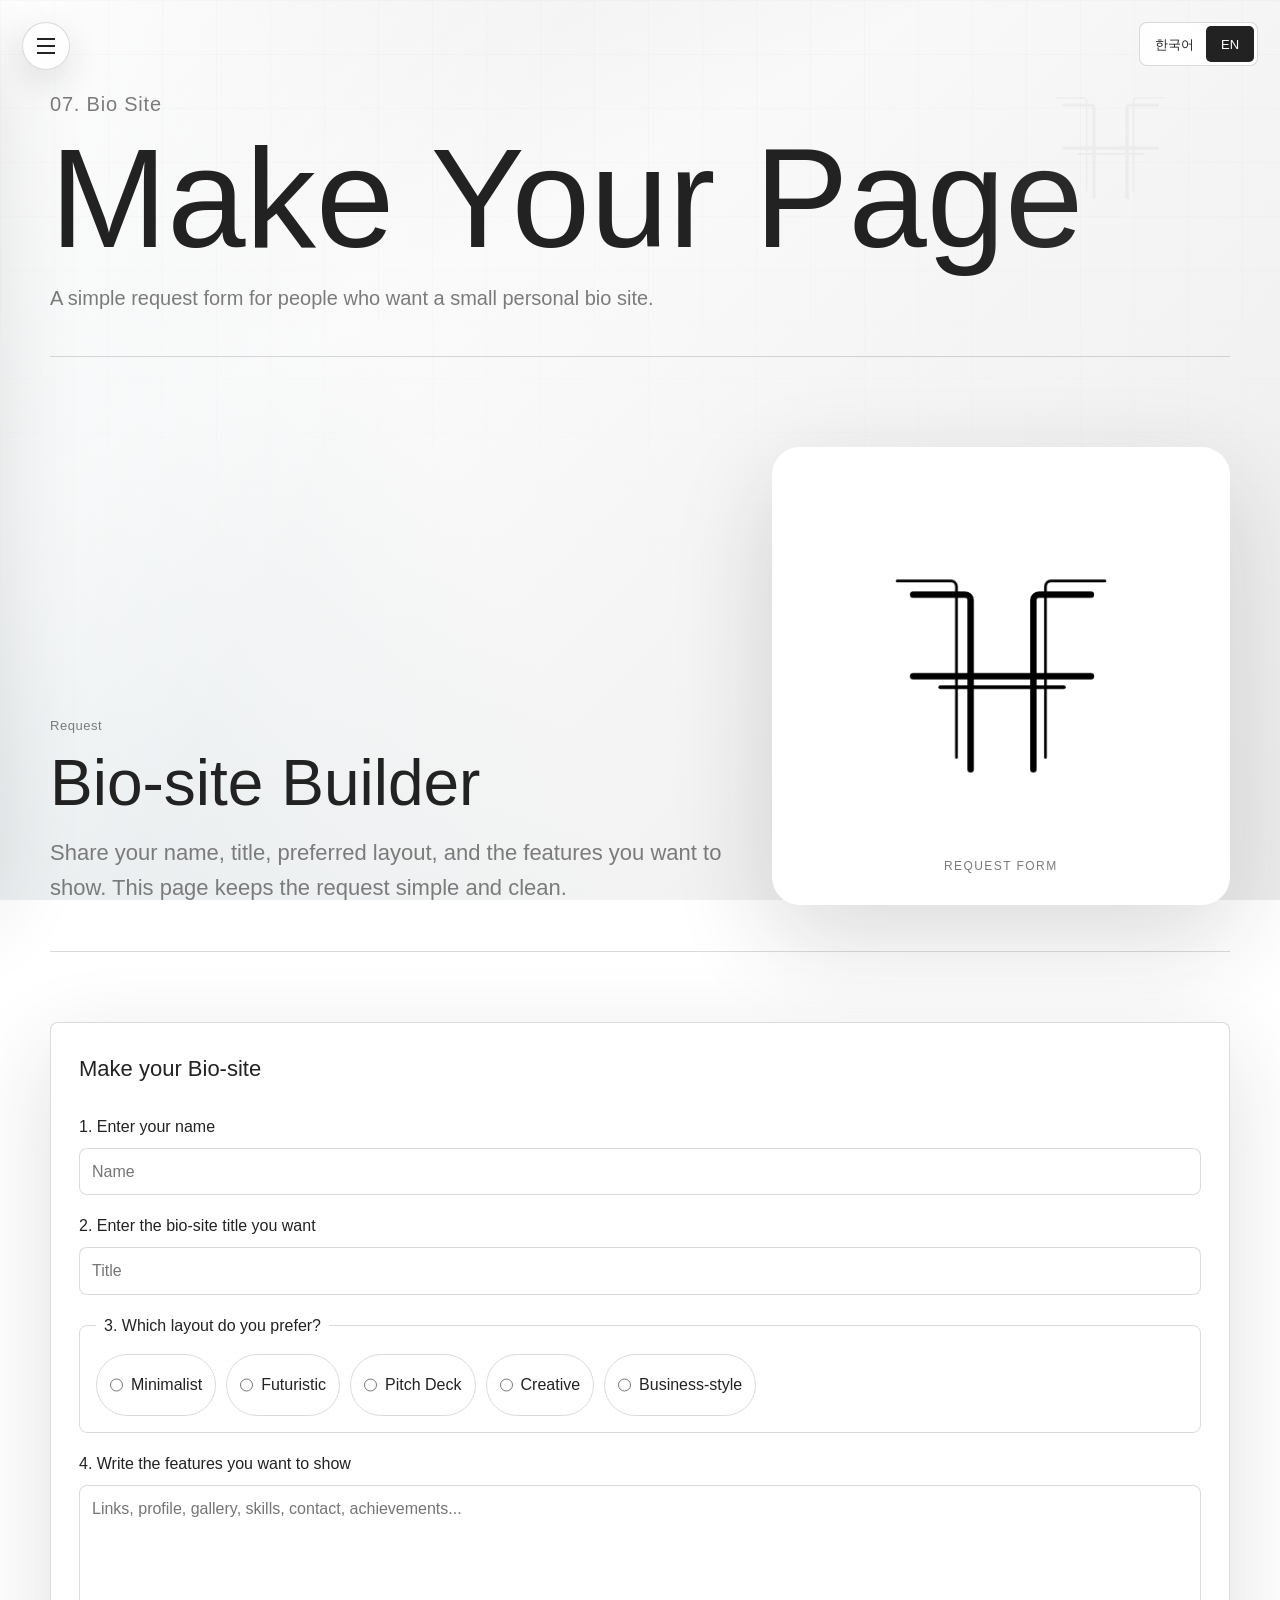
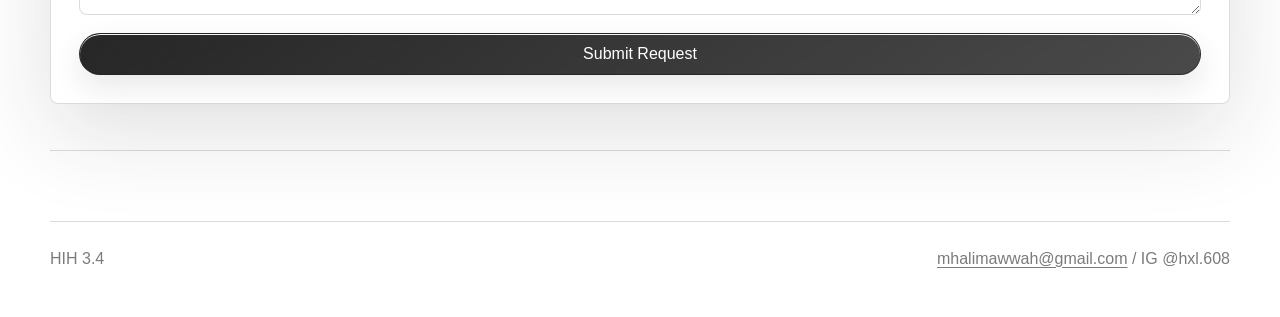
<file: hih-site_maker.html>
<!DOCTYPE html>
<html lang="en">
<head>
    <meta charset="UTF-8">
    <meta name="viewport" content="width=device-width, initial-scale=1.0">
    <title>HIH | Bio Site Request</title>
    <link rel="stylesheet" href="hih_design.css">
</head>
<body>
    <div class="site-shell">
        <aside class="sidebar">
            <a class="brand" href="hih.html" aria-label="HIH Home">
                <img src="HIH-mark.png" alt="">
                <span>HALIM</span>
            </a>
            <nav class="side-nav" aria-label="Main navigation">
                <a href="hih.html"><span>01.</span> Home</a>
                <a href="hih-about.html"><span>02.</span> About Me</a>
                <a href="hih-career_exp.html"><span>03.</span> Career Learning</a>
                <a href="hih-exp.html"><span>04.</span> Skills &amp; Activities</a>
                <a href="hih-projects.html"><span>05.</span> Projects</a>
                <a href="hih-growth jour.html"><span>06.</span> Growth Journey</a>
                <a class="active" href="hih-site_maker.html"><span>07.</span> Bio Site</a>
            </nav>
            <p class="sidebar-note">My Career digital portfolio<br>Seoul, Korea</p>
        </aside>

        <div class="page">
            <header class="page-header">
                <p class="eyebrow">07. Bio Site</p>
                <h1>Make Your Page</h1>
                <p>A simple request form for people who want a small personal bio site.</p>
            </header>

            <main>
                <section class="section split">
                    <div>
                        <p class="eyebrow">Request</p>
                        <h2>Bio-site Builder</h2>
                        <p class="large-copy">Share your name, title, preferred layout, and the features you want to show. This page keeps the request simple and clean.</p>
                    </div>
                    <div class="hero-card">
                        <img src="HIH-mark.png" alt="HIH logo">
                        <p>REQUEST FORM</p>
                    </div>
                </section>

                <section class="section">
                    <div class="form-panel">
                        <details open>
                            <summary>Make your Bio-site</summary>
                            <form>
                                <label>
                                    1. Enter your name
                                    <input type="text" name="name" placeholder="Name">
                                </label>

                                <label>
                                    2. Enter the bio-site title you want
                                    <input type="text" name="title" placeholder="Title">
                                </label>

                                <fieldset>
                                    <legend>3. Which layout do you prefer?</legend>
                                    <div class="radio-group">
                                        <label><input type="radio" name="layout" value="minimalist"> Minimalist</label>
                                        <label><input type="radio" name="layout" value="futuristic"> Futuristic</label>
                                        <label><input type="radio" name="layout" value="pitchdeck"> Pitch Deck</label>
                                        <label><input type="radio" name="layout" value="creative"> Creative</label>
                                        <label><input type="radio" name="layout" value="business"> Business-style</label>
                                    </div>
                                </fieldset>

                                <label>
                                    4. Write the features you want to show
                                    <textarea name="features" placeholder="Links, profile, gallery, skills, contact, achievements..."></textarea>
                                </label>

                                <button type="submit">Submit Request</button>
                            </form>
                        </details>
                    </div>
                </section>
            </main>

            <footer>
                <p>HIH 3.4</p>
                <p><a href="mailto:mhalimawwah@gmail.com">mhalimawwah@gmail.com</a> / IG @hxl.608</p>
            </footer>
        </div>
    </div>
    <script src="hih-language.js"></script>
    <script src="hih_howitworks.js"></script>
</body>
</html>
</file>
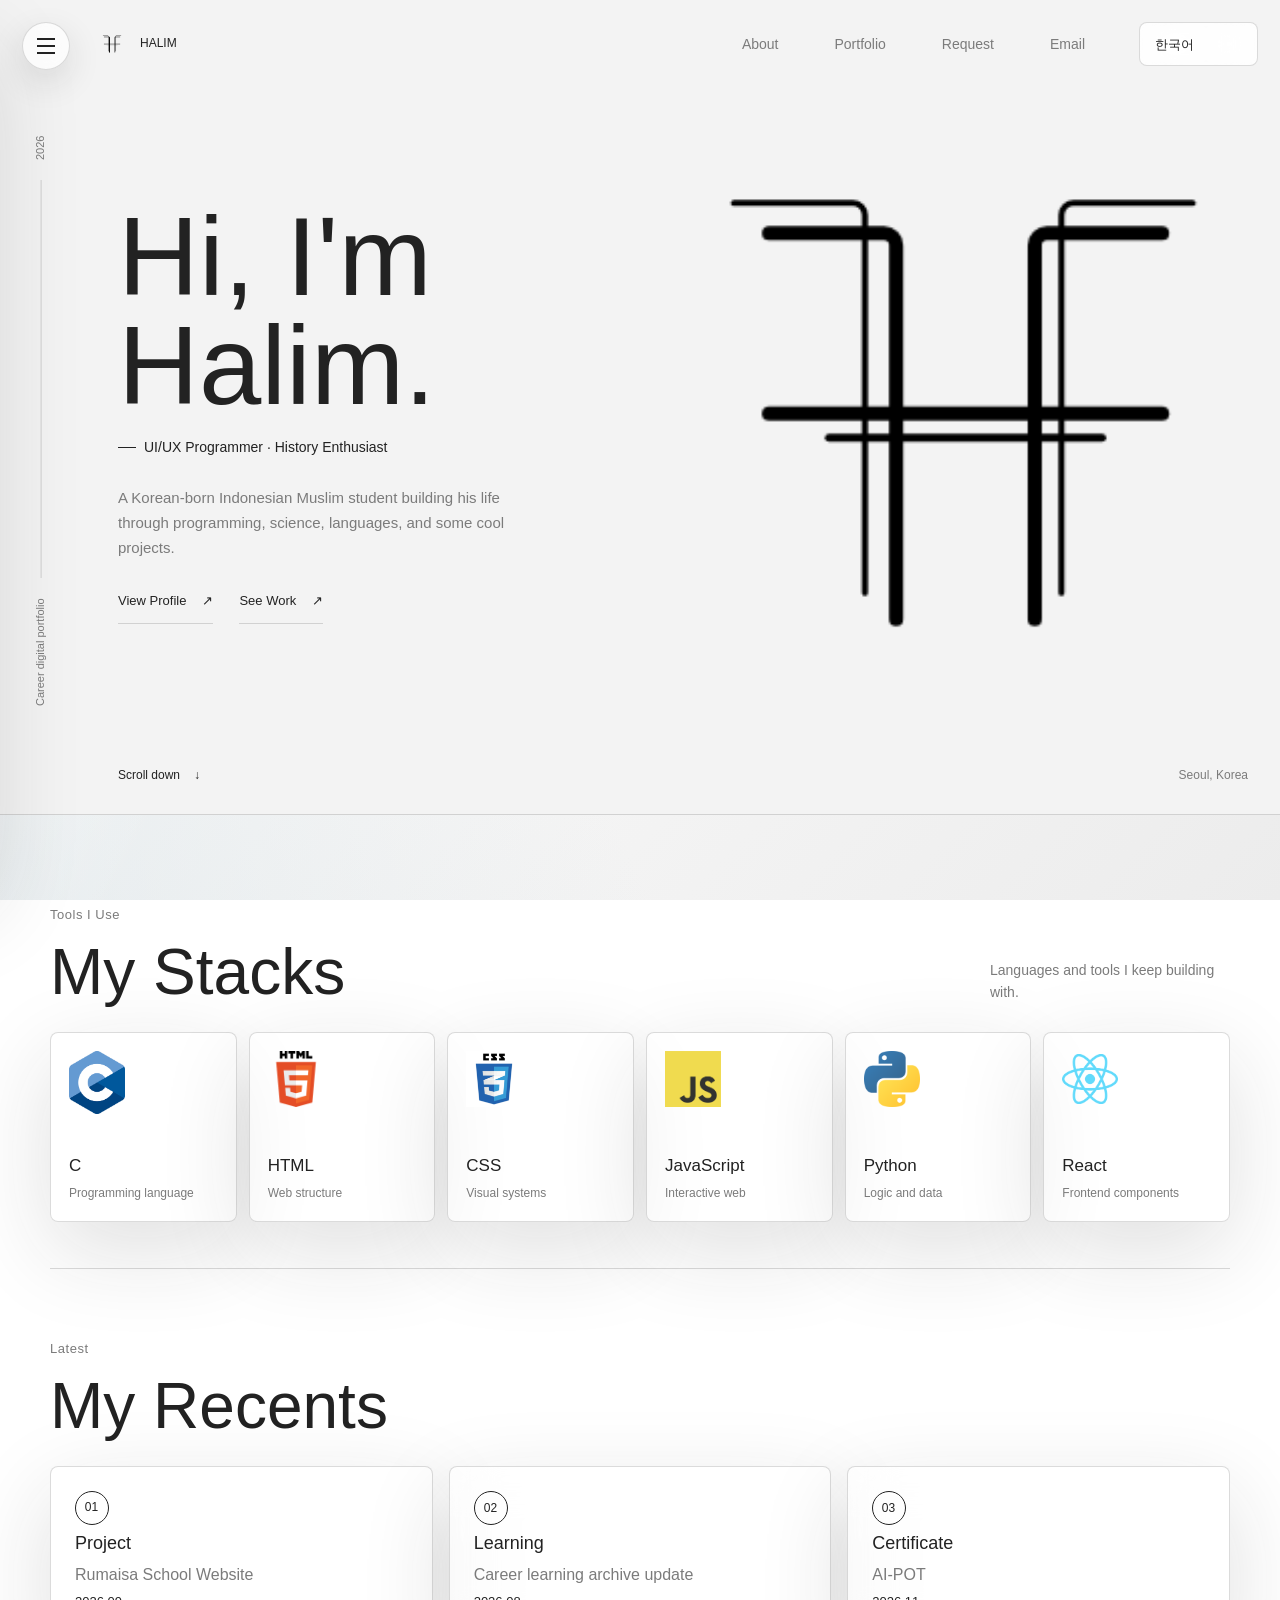
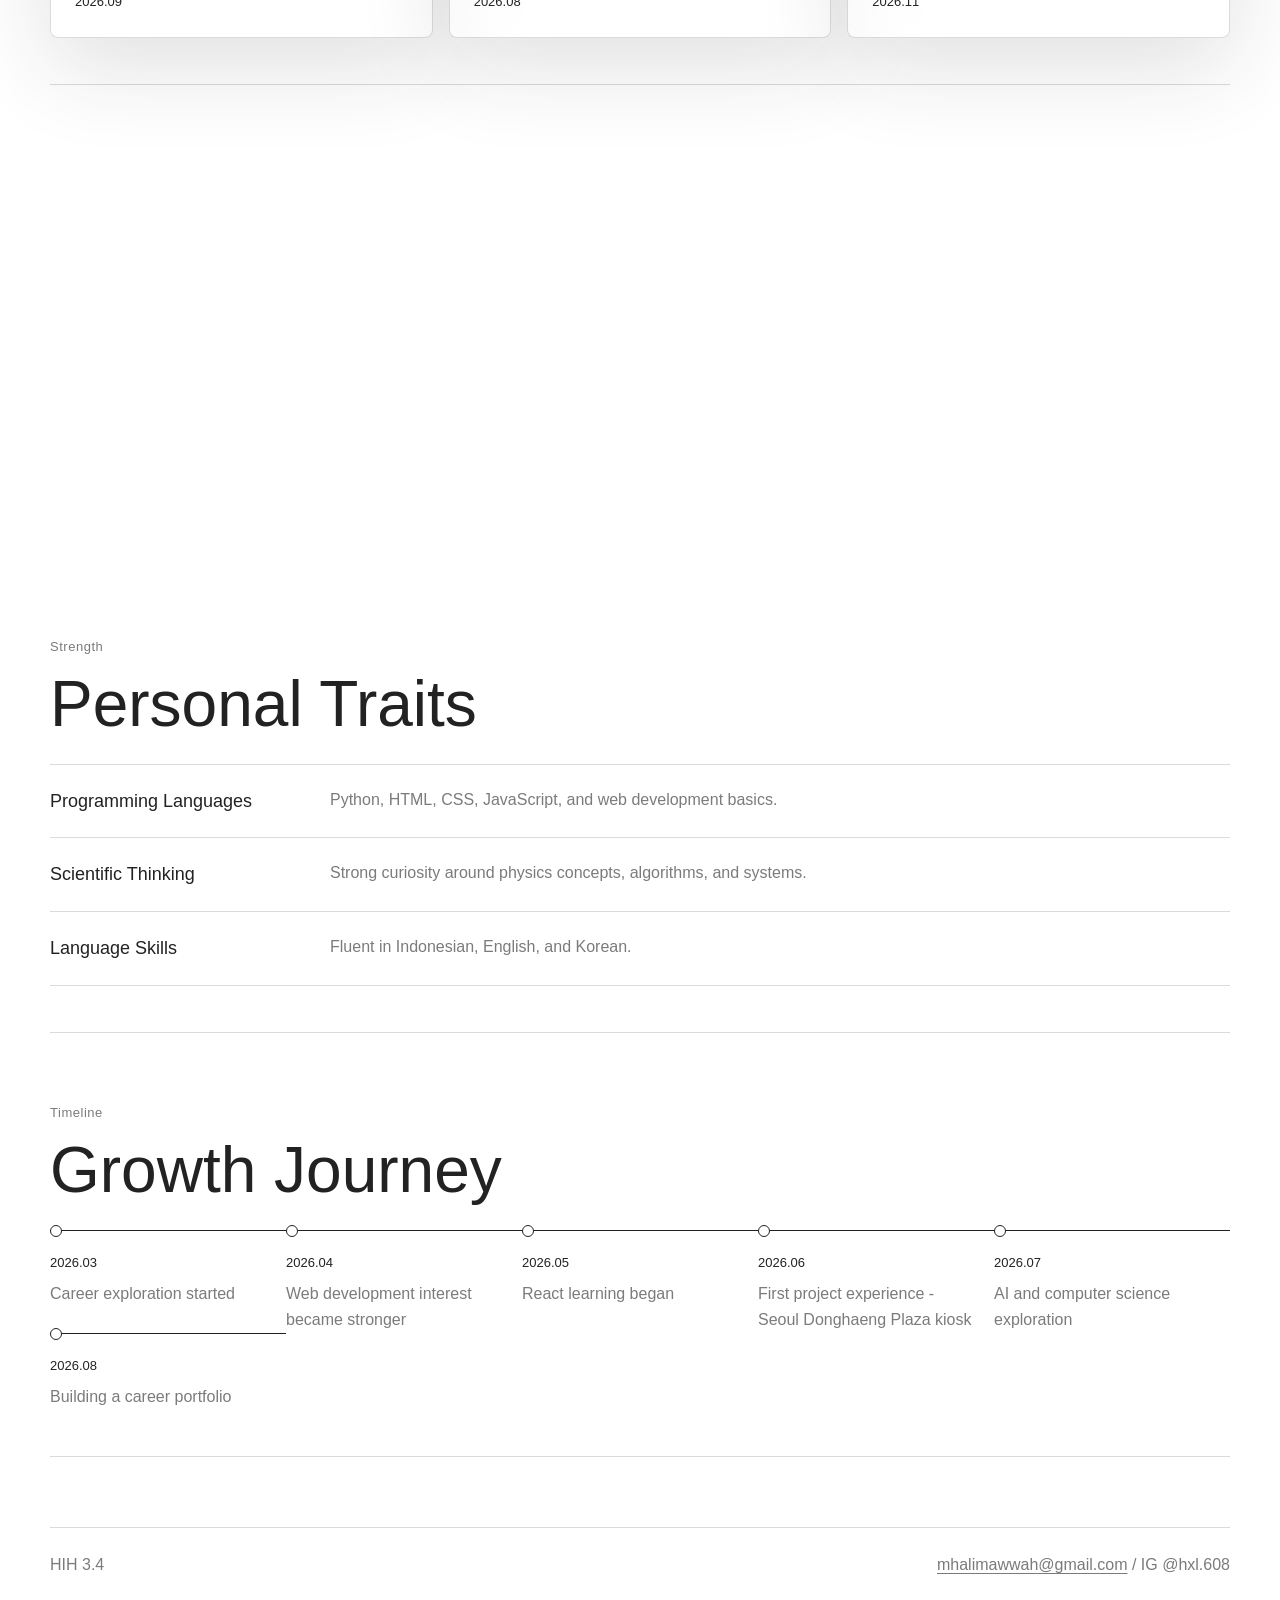
<file: hih.html>
<!DOCTYPE html>
<html lang="en">
<head>
    <meta charset="UTF-8">
    <meta name="viewport" content="width=device-width, initial-scale=1.0">
    <title>Hi, I'm Halim</title>
    <link rel="stylesheet" href="hih_design.css">
    <link rel="shortcut icon" href="Halimlogo.png" type="image/png">
</head>
<body>
    <div class="site-shell">
        <aside class="sidebar">
            <a class="brand" href="hih.html" aria-label="HIH Home">
                <img src="HIH-mark.png" alt="">
                <span>Halim</span>
            </a>
            <nav class="side-nav" aria-label="Main navigation">
                <a class="active" href="hih.html"><span>01.</span> Home</a>
                <a href="hih-about.html"><span>02.</span> About Me</a>
                <a href="hih-career_exp.html"><span>03.</span> Career Learning</a>
                <a href="hih-exp.html"><span>04.</span> Skills &amp; Activities</a>
                <a href="hih-projects.html"><span>05.</span> Projects</a>
                <a href="hih-growth jour.html"><span>06.</span> Growth Journey</a>
                <a href="hih-site_maker.html"><span>07.</span> Bio Site</a>
            </nav>
            <p class="sidebar-note">My Career digital portfolio<br>🏫 Seoul, Korea</p>
        </aside>

        <div class="page">
            <header class="hero">
                <a class="hero-brand" href="hih.html" aria-label="HIH Home">
                    <img src="HIH-mark.png" alt="" width="40" height="40">
                    <span>HALIM</span>
                </a>
                <nav class="top-nav" aria-label="Quick navigation">
                    <a href="hih-about.html">About</a>
                    <a href="hih-projects.html">Portfolio</a>
                    <a href="hih-site_maker.html">Request</a>
                    <a href="mailto:mhalimawwah@gmail.com">Email</a>
                </nav>

                <div class="hero-stage">
                    <div class="hero-rail" aria-hidden="true">
                        <span>Career digital portfolio</span>
                        <span class="hero-rail-line"></span>
                        <span>2026</span>
                    </div>
                    <div class="hero-copy">
                        <h1 lang="en" translate="no"><span>Hi, I'm</span> <span>Halim.</span></h1>
                        <p class="hero-tagline">UI/UX Programmer · History Enthusiast</p>
                        <p class="hero-text" data-i18n="home.hero">A Korean-born Indonesian Muslim student building his life through programming, science, languages, and some cool projects.</p>
                        <div class="hero-actions">
                            <a href="hih-about.html">View Profile <span aria-hidden="true">&#8599;</span></a>
                            <a href="hih-projects.html">See Work <span aria-hidden="true">&#8599;</span></a>
                        </div>
                    </div>

                    <div class="hero-art">
                        <img src="HIH-mark.png" alt="Halim's H monogram" width="500" height="500" fetchpriority="high">
                    </div>
                </div>
                <div class="hero-bottom">
                    <a class="hero-scroll" href="#recent-activity">Scroll down <span aria-hidden="true">&#8595;</span></a>
                    <span>Seoul, Korea</span>
                </div>
            </header>

            <main>
                <section class="section stacks-section" id="my-stacks">
                    <div class="section-heading">
                        <div>
                            <p class="eyebrow">Tools I Use</p>
                            <h2>My Stacks</h2>
                        </div>
                        <p class="section-note">Languages and tools I keep building with.</p>
                    </div>
                    <div class="stack-grid">
                        <article class="stack-card stack-card-c">
                            <div class="stack-mark"><img src="c%20logo.png" alt="C logo"></div>
                            <div>
                                <h3>C</h3>
                                <p>Programming language</p>
                            </div>
                        </article>
                        <article class="stack-card stack-card-html">
                            <div class="stack-mark"><img src="HTML5%20logo.png" alt="HTML5 logo"></div>
                            <div>
                                <h3>HTML</h3>
                                <p>Web structure</p>
                            </div>
                        </article>
                        <article class="stack-card stack-card-css">
                            <div class="stack-mark"><img src="css%20logo.png" alt="CSS logo"></div>
                            <div>
                                <h3>CSS</h3>
                                <p>Visual systems</p>
                            </div>
                        </article>
                        <article class="stack-card stack-card-js">
                            <div class="stack-mark"><img src="JavaScript%20logo.png" alt="JavaScript logo"></div>
                            <div>
                                <h3>JavaScript</h3>
                                <p>Interactive web</p>
                            </div>
                        </article>
                        <article class="stack-card stack-card-python">
                            <div class="stack-mark"><img src="python%20logo.png" alt="Python logo"></div>
                            <div>
                                <h3>Python</h3>
                                <p>Logic and data</p>
                            </div>
                        </article>
                        <article class="stack-card stack-card-react">
                            <div class="stack-mark"><img src="react%20logo.png" alt="React logo"></div>
                            <div>
                                <h3>React</h3>
                                <p>Frontend components</p>
                            </div>
                        </article>
                    </div>
                </section>

                <section class="section" id="recent-activity">
                    <div class="section-heading">
                        <div>
                            <p class="eyebrow">Latest</p>
                            <h2>My Recents</h2>
                        </div>
                    </div>
                    <div class="activity-grid">
                        <article class="mini-card">
                            <span class="card-icon">01</span>
                            <h3>Project</h3>
                            <p>Rumaisa School Website</p>
                            <time>2026.09</time>
                        </article>
                        <article class="mini-card">
                            <span class="card-icon">02</span>
                            <h3>Learning</h3>
                            <p>Career learning archive update</p>
                            <time>2026.08</time>
                        </article>
                        <article class="mini-card">
                            <span class="card-icon">03</span>
                            <h3>Certificate</h3>
                            <p>AI-POT</p>
                            <time>2026.11</time>
                        </article>
                    </div>
                </section>

                <section class="section split">
                    <div>
                        <p class="eyebrow">Profile</p>
                        <h2>About Halim</h2>
                        <p class="large-copy" data-i18n="home.bio">
                            할림은 한국과 인도네시아 사이에서 자라난 한 도시 소년. 한국에서 태어난 인도네시아 사람으로,
                            뭔가 배우는 것을 좋아하고 그걸 응용하는 게 재밌는 특기를 가지고 있다. 나중에 세상에 선한 영향력을
                            만드리라 다짐하고 현재 꿈과 비전을 향해 달려가고 있다.<br><br>
                            기억하라, "사람들에게 가장 유익한 사람이 가장 좋은 사람이다."
                        </p>
                    </div>
                    <div class="stats">
                        <div>
                            <strong>3</strong>
                            <span>Languages</span>
                        </div>
                        <div>
                            <strong>9+</strong>
                            <span>Portfolio Works</span>
                        </div>
                        <div>
                            <strong>2026</strong>
                            <span>Career Growth</span>
                        </div>
                    </div>
                </section>

                <section class="section">
                    <div class="section-heading">
                        <div>
                            <p class="eyebrow">Strength</p>
                            <h2>Personal Traits</h2>
                        </div>
                    </div>
                    <div class="list-panel">
                        <div>
                            <h3>Programming Languages</h3>
                            <p>Python, HTML, CSS, JavaScript, and web development basics.</p>
                        </div>
                        <div>
                            <h3>Scientific Thinking</h3>
                            <p>Strong curiosity around physics concepts, algorithms, and systems.</p>
                        </div>
                        <div>
                            <h3>Language Skills</h3>
                            <p>Fluent in Indonesian, English, and Korean.</p>
                        </div>
                    </div>
                </section>

                <section class="section">
                    <div class="section-heading">
                        <div>
                            <p class="eyebrow">Timeline</p>
                            <h2>Growth Journey</h2>
                        </div>
                    </div>
                    <ol class="timeline">
                        <li>
                            <time>2026.03</time>
                            <span>Career exploration started</span>
                        </li>
                        <li>
                            <time>2026.04</time>
                            <span>Web development interest became stronger</span>
                        </li>
                        <li>
                            <time>2026.05</time>
                            <span>React learning began</span>
                        </li>
                        <li>
                            <time>2026.06</time>
                            <span>First project experience - Seoul Donghaeng Plaza kiosk</span>
                        </li>
                        <li>
                            <time>2026.07</time>
                            <span>AI and computer science exploration</span>
                        </li>
                        <li>
                            <time>2026.08</time>
                            <span>Building a career portfolio</span>
                        </li>
                    </ol>
                </section>
            </main>

            <footer>
                <p>HIH 3.4</p>
                <p><a href="mailto:mhalimawwah@gmail.com">mhalimawwah@gmail.com</a> / IG @hxl.608</p>
            </footer>
        </div>
    </div>
    <script src="hih-language.js"></script>
    <script src="hih_howitworks.js"></script>
</body>
</html>
</file>
<file: hih_design.css>
:root {
    --primary: #222222;
    --secondary: #7b7b7b;
    --tertiary: #f8f8f8;
    --white: #ffffff;
    --line: rgba(34, 34, 34, 0.16);
    --soft-line: #eeeeee;
    --radius: 8px;
    --glass: rgba(255, 255, 255, 0.42);
    --glass-strong: rgba(255, 255, 255, 0.68);
    --glass-edge: rgba(255, 255, 255, 0.86);
    --glass-shadow: 0 28px 90px rgba(34, 34, 34, 0.14);
}

* {
    box-sizing: border-box;
    margin: 0;
    padding: 0;
}

html {
    scroll-behavior: smooth;
}

body {
    background:
        linear-gradient(118deg, rgba(255, 255, 255, 0.96), rgba(255, 255, 255, 0) 34%),
        linear-gradient(64deg, rgba(216, 226, 230, 0.52), rgba(255, 255, 255, 0) 38%),
        linear-gradient(152deg, rgba(34, 34, 34, 0.08), rgba(255, 255, 255, 0) 32%),
        linear-gradient(135deg, #ffffff 0%, #f8f8f8 45%, #ececec 100%);
    background-attachment: fixed;
    color: var(--primary);
    font-family: Inter, -apple-system, BlinkMacSystemFont, "Segoe UI", Roboto, Arial, sans-serif;
    line-height: 1.6;
}

body::before {
    content: "";
    position: fixed;
    inset: 0;
    pointer-events: none;
    background-image:
        linear-gradient(rgba(34, 34, 34, 0.035) 1px, transparent 1px),
        linear-gradient(90deg, rgba(34, 34, 34, 0.035) 1px, transparent 1px);
    background-size: 54px 54px;
    mask-image: linear-gradient(to bottom, rgba(0, 0, 0, 0.55), transparent 72%);
}

img {
    display: block;
    max-width: 100%;
}

a {
    color: inherit;
    text-decoration: none;
}

.site-shell {
    min-height: 100vh;
}

.sidebar {
    position: fixed;
    top: 18px;
    left: 18px;
    width: min(300px, calc(100vw - 36px));
    height: 100vh;
    max-height: calc(100vh - 36px);
    border: 1px solid var(--line);
    border-radius: 18px;
    padding: 34px 22px;
    display: flex;
    flex-direction: column;
    gap: 34px;
    background: var(--glass-strong);
    backdrop-filter: blur(22px) saturate(150%);
    -webkit-backdrop-filter: blur(22px) saturate(150%);
    box-shadow: var(--glass-shadow);
    transform: translateX(calc(-100% - 24px));
    transition: transform 260ms ease;
    z-index: 30;
}

.nav-open .sidebar {
    transform: translateX(0);
}

.menu-toggle {
    position: fixed;
    top: 22px;
    left: 22px;
    width: 48px;
    height: 48px;
    border: 1px solid var(--line);
    border-radius: 999px;
    background: rgba(255, 255, 255, 0.72);
    color: var(--primary);
    display: grid;
    place-items: center;
    cursor: pointer;
    z-index: 40;
    box-shadow: 0 12px 34px rgba(34, 34, 34, 0.12);
    backdrop-filter: blur(18px) saturate(150%);
    -webkit-backdrop-filter: blur(18px) saturate(150%);
}

.language-switcher {
    position: fixed;
    top: 22px;
    right: 22px;
    z-index: 40;
    display: flex;
    align-items: center;
    height: 44px;
    padding: 3px;
    border: 1px solid var(--line);
    border-radius: 8px;
    background: rgba(255, 255, 255, 0.86);
    backdrop-filter: blur(18px);
    -webkit-backdrop-filter: blur(18px);
}

.language-switcher button {
    min-height: 36px;
    min-width: 48px;
    padding: 0 12px;
    border: 0;
    border-radius: 5px;
    background: transparent;
    box-shadow: none;
    color: var(--primary);
    font-size: 13px;
    line-height: 1;
    transform: none;
}

.language-switcher button[aria-pressed="true"] {
    color: var(--white);
    background: var(--primary);
}

.language-switcher button:hover {
    transform: none;
    box-shadow: none;
}

.language-switcher button:focus-visible {
    outline: 2px solid var(--primary);
    outline-offset: 2px;
}

.hero .top-nav {
    padding-right: 150px;
}

html[lang="ko"] .page-header h1 {
    font-size: 72px;
    line-height: 1.2;
}

html[lang="ko"] h2 {
    line-height: 1.25;
}

html[lang="ko"] .hero-rail {
    transform: none;
}

html[lang="ko"] :is(h1, h2, h3, p, a, label, button, small) {
    word-break: keep-all;
    overflow-wrap: anywhere;
}

@media (max-width: 920px) {
    html[lang="ko"] .page-header h1 {
        font-size: 52px;
    }
}

@media (max-width: 540px) {
    html[lang="ko"] .page-header h1 {
        font-size: 38px;
    }

    .language-switcher {
        right: 14px;
    }
}

.menu-toggle svg {
    width: 24px;
    height: 24px;
    transition: transform 220ms ease;
}

.nav-open .menu-toggle svg {
    transform: rotate(90deg);
}

.menu-scrim {
    position: fixed;
    inset: 0;
    background: rgba(34, 34, 34, 0.12);
    opacity: 0;
    pointer-events: none;
    transition: opacity 220ms ease;
    z-index: 20;
    backdrop-filter: blur(2px);
    -webkit-backdrop-filter: blur(2px);
}

.nav-open .menu-scrim {
    opacity: 1;
    pointer-events: auto;
}

.brand {
    display: grid;
    justify-items: center;
    gap: 8px;
    font-size: 13px;
    letter-spacing: 0.12em;
}

.brand img {
    width: 58px;
    height: 58px;
    object-fit: contain;
}

.side-nav {
    display: grid;
    gap: 8px;
}

.side-nav a {
    border: 1px solid transparent;
    border-radius: var(--radius);
    color: var(--secondary);
    font-size: 14px;
    padding: 10px 12px;
}

.side-nav a:hover,
.side-nav a.active {
    border-color: var(--primary);
    color: var(--primary);
    background: rgba(255, 255, 255, 0.62);
}

.side-nav span {
    color: var(--primary);
    font-size: 12px;
    margin-right: 6px;
}

.sidebar-note {
    margin-top: auto;
    color: var(--secondary);
    font-size: 12px;
}

.page {
    min-width: 0;
}

.hero,
.page-header,
main,
footer {
    width: min(1180px, calc(100% - 64px));
    margin: 0 auto;
}

.top-nav {
    min-height: 92px;
    display: flex;
    align-items: center;
    justify-content: flex-end;
    gap: 30px;
    color: var(--secondary);
    font-size: 14px;
}

.top-nav a {
    border: 1px solid transparent;
    border-radius: 999px;
    padding: 8px 12px;
    transition: background 180ms ease, border-color 180ms ease, color 180ms ease;
}

.top-nav a:hover {
    background: rgba(255, 255, 255, 0.52);
    border-color: rgba(255, 255, 255, 0.76);
    color: var(--primary);
}

.hero {
    width: 100%;
    margin: 0;
    padding: 0 max(32px, calc((100% - 1280px) / 2));
    border-bottom: 1px solid var(--line);
    background: #f3f3f3;
    position: relative;
    overflow: hidden;
    isolation: isolate;
}

.hero .top-nav {
    min-height: 88px;
    padding-left: 180px;
}

.hero-brand {
    position: absolute;
    top: 24px;
    left: max(92px, calc((100% - 1280px) / 2));
    display: flex;
    align-items: center;
    gap: 8px;
    font-size: 12px;
}

.hero-brand img {
    mix-blend-mode: multiply;
}

.hero-stage {
    position: relative;
    min-height: clamp(510px, calc(100svh - 250px), 700px);
    display: grid;
    align-items: center;
    padding: 32px 0 32px 86px;
}

.hero-rail {
    position: absolute;
    inset: 48px auto 32px 0;
    display: flex;
    align-items: center;
    gap: 20px;
    writing-mode: vertical-rl;
    transform: rotate(180deg);
    color: var(--secondary);
    font-size: 11px;
}

.hero-rail-line {
    flex: 1;
    width: 1px;
    background: var(--line);
}

.hero-copy {
    position: relative;
    z-index: 1;
    width: 50%;
    min-width: 0;
}

.hero-copy a{
    text-decoration: none;
}

.hero h1 {
    font-size: 112px;
    font-weight: 300;
    line-height: 0.98;
    letter-spacing: 0;
}

.hero h1 span {
    display: block;
}

/* Multiply blends the logo's white background into the hero surface. */
.hero-art {
    position: absolute;
    inset: 0 -5% 0 auto;
    width: 57%;
    mix-blend-mode: multiply;
    pointer-events: none;
}

.hero-art img {
    width: 100%;
    height: 100%;
    object-fit: contain;
    transform: scale(1.55);
}

.hero-bottom {
    min-height: 76px;
    display: flex;
    align-items: center;
    justify-content: space-between;
    gap: 24px;
    padding-left: 86px;
    color: var(--secondary);
    font-size: 12px;
}

.hero-scroll {
    color: var(--primary);
    display: inline-flex;
    gap: 14px;
    align-items: center;
    min-height: 44px;
}

.hero a:focus-visible {
    outline: 2px solid var(--primary);
    outline-offset: 5px;
}

#recent-activity {
    scroll-margin-top: 24px;
}

.eyebrow {
    color: var(--secondary);
    font-size: 13px;
    letter-spacing: 0.04em;
    margin-bottom: 14px;
}

h1 {
    font-size: clamp(64px, 11vw, 156px);
    font-weight: 400;
    letter-spacing: 0;
    line-height: 0.92;
}

h2 {
    font-size: clamp(34px, 5vw, 76px);
    font-weight: 400;
    line-height: 1;
    letter-spacing: 0;
}

h3 {
    font-size: 18px;
    font-weight: 500;
}

.hero-tagline {
    display: flex;
    align-items: baseline;
    gap: 8px;
    margin: 16px 0 0;
    color: var(--primary);
    font-size: 14px;
    font-weight: 400;
    line-height: 1.5;
    letter-spacing: 0;
    overflow-wrap: anywhere;
}

.hero-tagline::before {
    content: "";
    flex: 0 0 18px;
    height: 1px;
    background: currentColor;
    transform: translateY(-4px);
}

.hero-text {
    color: var(--secondary);
    font-size: 15px;
    max-width: 390px;
    margin: 28px 0 0;
    line-height: 1.65;
}

.hero-actions {
    display: flex;
    flex-wrap: wrap;
    gap: 26px;
    margin-top: 20px;
}

.hero-actions a {
    display: inline-flex;
    align-items: center;
    gap: 16px;
    min-height: 44px;
    border-bottom: 1px solid var(--line);
    font-size: 13px;
    transition: border-color 180ms ease;
}

.hero-actions a:hover,
.hero-scroll:hover {
    border-color: var(--primary);
    text-decoration: underline;
    text-underline-offset: 5px;
}

.button,
button {
    border: 1px solid rgba(255, 255, 255, 0.86);
    border-radius: 999px;
    background:
        linear-gradient(145deg, rgba(255, 255, 255, 0.76), rgba(255, 255, 255, 0.28));
    color: var(--primary);
    cursor: pointer;
    display: inline-flex;
    align-items: center;
    justify-content: center;
    min-height: 42px;
    padding: 0 18px;
    font: inherit;
    box-shadow:
        inset 0 1px 0 rgba(255, 255, 255, 0.96),
        0 12px 30px rgba(34, 34, 34, 0.10);
    backdrop-filter: blur(18px) saturate(160%);
    -webkit-backdrop-filter: blur(18px) saturate(160%);
    transition: transform 180ms ease, background 180ms ease, color 180ms ease, box-shadow 180ms ease;
}

.button:hover,
button:hover {
    transform: translateY(-2px);
    box-shadow:
        inset 0 1px 0 rgba(255, 255, 255, 1),
        0 18px 38px rgba(34, 34, 34, 0.14);
}

.button.primary,
button {
    border-color: rgba(34, 34, 34, 0.76);
    background:
        linear-gradient(145deg, rgba(34, 34, 34, 0.98), rgba(34, 34, 34, 0.82));
    color: var(--white);
}

.hero-card {
    aspect-ratio: 1 / 1;
    border: 1px solid var(--glass-edge);
    border-radius: 28px;
    background:
        linear-gradient(145deg, rgba(255, 255, 255, 0.82), rgba(255, 255, 255, 0.28) 46%, rgba(255, 255, 255, 0.62)),
        rgba(255, 255, 255, 0.32);
    backdrop-filter: blur(34px) saturate(180%);
    -webkit-backdrop-filter: blur(34px) saturate(180%);
    box-shadow:
        inset 0 1px 0 rgba(255, 255, 255, 1),
        inset 22px 28px 80px rgba(255, 255, 255, 0.50),
        inset -24px -34px 80px rgba(34, 34, 34, 0.06),
        0 34px 100px rgba(34, 34, 34, 0.16);
    display: grid;
    place-items: center;
    padding: 0;
    position: relative;
    overflow: hidden;
}

.hero-card::before {
    content: "";
    width: 70%;
    height: 70%;
    border-radius: 32px;
    background:
        linear-gradient(140deg, rgba(255, 255, 255, 0.80), rgba(255, 255, 255, 0.08)),
        linear-gradient(45deg, rgba(34, 34, 34, 0.04), rgba(255, 255, 255, 0.36));
    filter: blur(2px);
    position: absolute;
    inset: 15% auto auto 15%;
}

.hero-card img {
    width: 100%;
    height: 100%;
    object-fit: cover;
    position: relative;
    z-index: 1;
}

.hero-card p {
    bottom: 28px;
    color: var(--secondary);
    font-size: 12px;
    letter-spacing: 0.12em;
    position: absolute;
    z-index: 2;
}

main {
    display: grid;
    gap: 24px;
    padding: 44px 0 70px;
}

.section {
    min-width: 0;
    border-bottom: 1px solid var(--line);
    padding: 46px 0;
}

.section-heading {
    display: flex;
    align-items: end;
    justify-content: space-between;
    gap: 24px;
    margin-bottom: 28px;
}

.activity-grid,
.card-grid {
    display: grid;
    grid-template-columns: repeat(3, minmax(0, 1fr));
    gap: 16px;
}

.section-note {
    color: var(--secondary);
    font-size: 14px;
    max-width: 240px;
}

.stack-grid {
    display: grid;
    grid-template-columns: repeat(6, minmax(0, 1fr));
    gap: 12px;
}

.stack-card {
    min-height: 190px;
    padding: 18px;
    display: flex;
    flex-direction: column;
    justify-content: space-between;
    gap: 28px;
    border: 1px solid var(--line);
    border-radius: var(--radius);
    background: rgba(255, 255, 255, 0.5);
    box-shadow: var(--glass-shadow);
    transition: transform 180ms ease, background 180ms ease;
}

.stack-card:hover {
    background: var(--glass-strong);
    transform: translateY(-4px);
}

.stack-mark {
    display: grid;
    width: 56px;
    aspect-ratio: 1;
    place-items: center;
    border-radius: 12px;
    color: #ffffff;
    font-size: 22px;
    font-weight: 700;
    letter-spacing: 0;
}

.stack-mark img {
    width: 100%;
    height: 100%;
    object-fit: contain;
}

.stack-card h3 {
    font-size: 17px;
    font-weight: 500;
}

.stack-card p {
    color: var(--secondary);
    font-size: 12px;
    margin-top: 4px;
}

.stack-card-c .stack-mark,
.stack-card-html .stack-mark,
.stack-card-css .stack-mark,
.stack-card-js .stack-mark,
.stack-card-python .stack-mark,
.stack-card-react .stack-mark {
    background: transparent;
}

.mini-card,
.info-card,
.certificate-card,
.project-row,
.form-panel,
.profile-card {
    border: 1px solid var(--line);
    border-radius: var(--radius);
    background: var(--glass);
    backdrop-filter: blur(22px) saturate(150%);
    -webkit-backdrop-filter: blur(22px) saturate(150%);
    box-shadow: var(--glass-shadow);
}

.mini-card {
    min-height: 172px;
    padding: 24px;
    display: grid;
    align-content: space-between;
}

.card-icon {
    border: 1px solid var(--primary);
    border-radius: 50%;
    display: grid;
    font-size: 12px;
    height: 34px;
    place-items: center;
    width: 34px;
}

.mini-card p,
.info-card p,
.project-row p,
.large-copy,
.timeline span,
footer {
    color: var(--secondary);
}

.mini-card time {
    color: var(--primary);
    font-size: 13px;
}

.split {
    display: grid;
    grid-template-columns: minmax(0, 1.2fr) minmax(280px, 0.8fr);
    gap: 34px;
    align-items: end;
}

.large-copy {
    font-size: 22px;
    margin-top: 20px;
    max-width: 720px;
}

.stats {
    display: grid;
    grid-template-columns: repeat(3, 1fr);
    border: 1px solid var(--line);
    border-radius: var(--radius);
    overflow: hidden;
}

.stats div {
    padding: 22px;
    background: rgba(255, 255, 255, 0.45);
    border-right: 1px solid var(--line);
}

.stats div:last-child {
    border-right: 0;
}

.stats strong {
    display: block;
    font-size: 32px;
    font-weight: 400;
}

.stats span {
    color: var(--secondary);
    font-size: 12px;
}

.list-panel {
    border-top: 1px solid var(--line);
}

.list-panel div {
    display: grid;
    grid-template-columns: 260px minmax(0, 1fr);
    gap: 20px;
    padding: 22px 0;
    border-bottom: 1px solid var(--line);
}

.list-panel p {
    color: var(--secondary);
}

.timeline {
    display: grid;
    grid-template-columns: repeat(5, 1fr);
    gap: 0;
    list-style: none;
}

.timeline li {
    border-top: 1px solid var(--primary);
    padding: 22px 18px 0 0;
    position: relative;
}

.timeline li::before {
    content: "";
    width: 10px;
    height: 10px;
    border: 1px solid var(--primary);
    border-radius: 50%;
    background: var(--white);
    position: absolute;
    top: -6px;
    left: 0;
}

.timeline time {
    display: block;
    font-size: 13px;
    margin-bottom: 8px;
}

.page-header {
    padding: 70px 0 42px;
    border-bottom: 1px solid var(--line);
    position: relative;
}

.page-header::after {
    content: "";
    background: url("HIH-mark.png") center / contain no-repeat;
    opacity: 0.035;
    width: 240px;
    height: 240px;
    position: absolute;
    right: 0;
    top: 28px;
}

.page-header p {
    color: var(--secondary);
    font-size: 20px;
    margin-top: 18px;
    max-width: 720px;
}

.profile-layout {
    display: grid;
    grid-template-columns: 260px minmax(0, 1fr);
    gap: 20px;
}

.profile-card {
    padding: 26px;
    text-align: center;
}

.profile-card img {
    width: 96px;
    height: 96px;
    object-fit: contain;
    margin: 0 auto 18px;
}

.profile-card p {
    color: var(--secondary);
    font-size: 14px;
}

.profile-card .profile-keywords {
    display: grid;
    grid-template-columns: repeat(2, minmax(0, 1fr));
    gap: 7px 8px;
    margin-top: 22px;
    text-align: left;
}

.profile-keywords .keyword {
    border-top: 1px solid var(--line);
    color: var(--secondary);
    font-size: 10px;
    font-weight: 600;
    letter-spacing: 0.04em;
    line-height: 1.35;
    padding-top: 7px;
    text-transform: uppercase;
}

.profile-keywords .keyword-featured {
    color: var(--primary);
}

.profile-keywords .keyword-wide {
    grid-column: 1 / -1;
    font-size: 11px;
}

.info-grid {
    display: grid;
    grid-template-columns: repeat(2, minmax(0, 1fr));
    gap: 16px;
}

.info-card {
    padding: 26px;
    min-height: 190px;
}

.info-card h2 {
    font-size: 28px;
    line-height: 1.12;
    margin-bottom: 16px;
}

.tag-list {
    display: flex;
    flex-wrap: wrap;
    gap: 10px;
    margin-top: 18px;
}

.tag-list span {
    border: 1px solid var(--line);
    border-radius: 999px;
    background: rgba(255, 255, 255, 0.54);
    padding: 8px 13px;
    font-size: 14px;
}

.certificate-grid {
    display: grid;
    grid-template-columns: repeat(4, minmax(0, 1fr));
    gap: 16px;
}

.certificate-card {
    min-height: 210px;
    padding: 22px;
    display: grid;
    align-content: space-between;
}

.certificate-card .medal {
    border: 1px solid var(--primary);
    border-radius: 50%;
    display: grid;
    height: 54px;
    place-items: center;
    width: 54px;
}

.certificate-card .medal-word {
    border-radius: 999px;
    min-width: 54px;
    padding: 0 12px;
    width: max-content;
}

.project-list {
    border-top: 1px solid var(--line);
    max-width: 980px;
    display: grid;
    gap: 14px;
}

.project-row {
    display: grid;
    grid-template-columns: 96px minmax(0, 1fr) 42px;
    gap: 24px;
    padding: 24px;
    align-items: center;
    background: rgba(255, 255, 255, 0.38);
}

.project-thumb {
    width: 96px;
    aspect-ratio: 4 / 3;
    border: 1px solid var(--line);
    border-radius: var(--radius);
    background:
        linear-gradient(135deg, rgba(255, 255, 255, 0.75), rgba(224, 224, 224, 0.55)),
        repeating-linear-gradient(135deg, transparent 0 12px, rgba(34, 34, 34, 0.05) 12px 13px);
    background-position: center;
    background-size: cover;
    display: grid;
    overflow: hidden;
    place-items: center;
}

.project-thumb::after {
    color: var(--secondary);
    content: attr(data-project-label);
    font-size: 11px;
    text-align: center;
}

.project-thumb.has-image::after {
    content: "";
}

.project-tags {
    display: flex;
    flex-wrap: wrap;
    gap: 8px;
    margin-top: 12px;
}

.project-tags span {
    background: rgba(255, 255, 255, 0.58);
    border: 1px solid var(--line);
    border-radius: 999px;
    font-size: 12px;
    padding: 5px 9px;
}

.arrow {
    align-self: center;
    border: 1px solid var(--primary);
    border-radius: 50%;
    display: grid;
    height: 36px;
    justify-self: end;
    place-items: center;
    width: 36px;
}

.form-panel {
    padding: 28px;
}

details summary {
    cursor: pointer;
    font-size: 22px;
    list-style: none;
}

details summary::-webkit-details-marker {
    display: none;
}

form {
    display: grid;
    gap: 18px;
    margin-top: 28px;
}

fieldset {
    border: 1px solid var(--line);
    border-radius: var(--radius);
    padding: 16px;
}

legend {
    padding: 0 8px;
}

label {
    min-width: 0;
    display: grid;
    gap: 8px;
    color: var(--primary);
}

input,
select,
textarea {
    min-width: 0;
    max-width: 100%;
    border: 1px solid var(--line);
    border-radius: var(--radius);
    background: rgba(255, 255, 255, 0.72);
    color: var(--primary);
    font: inherit;
    min-height: 44px;
    padding: 10px 12px;
}

input:not([type="radio"]):not([type="checkbox"]),
select,
textarea {
    width: 100%;
}

select {
    appearance: none;
}

textarea {
    min-height: 130px;
    resize: vertical;
}

.radio-group {
    display: flex;
    flex-wrap: wrap;
    gap: 10px;
}

.radio-group label {
    align-items: center;
    border: 1px solid var(--line);
    border-radius: 999px;
    display: flex;
    gap: 8px;
    padding: 8px 13px;
}

.reveal {
    opacity: 0;
    transform: translateY(28px) scale(0.985);
    transition:
        opacity 700ms ease,
        transform 700ms cubic-bezier(0.2, 0.8, 0.2, 1);
    transition-delay: var(--reveal-delay, 0ms);
}

.reveal.is-visible {
    opacity: 1;
    transform: translateY(0) scale(1);
}

.mini-card:hover,
.info-card:hover,
.certificate-card:hover,
.project-row:hover,
.form-panel:hover,
.profile-card:hover,
.hero-card:hover {
    transform: translateY(-4px);
}

.mini-card,
.info-card,
.certificate-card,
.project-row,
.form-panel,
.profile-card,
.hero-card {
    transition:
        transform 220ms ease,
        box-shadow 220ms ease,
        border-color 220ms ease,
        opacity 700ms ease;
}

@media (prefers-reduced-motion: reduce) {
    html {
        scroll-behavior: auto;
    }

    .reveal,
    .reveal.is-visible,
    .mini-card,
    .info-card,
    .certificate-card,
    .project-row,
    .form-panel,
    .profile-card,
    .hero-card {
        opacity: 1;
        transform: none;
        transition: none;
    }
}

footer {
    border-top: 1px solid var(--line);
    display: flex;
    justify-content: space-between;
    gap: 18px;
    padding: 24px 0 46px;
}

footer a {
    text-decoration: underline;
    text-underline-offset: 3px;
}

@media (max-width: 920px) {
    .sidebar {
        height: auto;
        padding: 26px 20px;
    }

    .brand {
        display: flex;
        justify-content: center;
    }

    .brand img {
        width: 38px;
        height: 38px;
    }

    .side-nav {
        display: grid;
        overflow: visible;
        padding-bottom: 0;
    }

    .side-nav a {
        white-space: nowrap;
    }

    .sidebar-note,
    .top-nav {
        display: none;
    }

    .page-header,
    main,
    footer {
        width: min(100% - 32px, 760px);
    }

    .hero {
        padding: 88px 24px 0;
    }

    .hero-stage {
        min-height: 480px;
        padding: 24px 0 24px 32px;
    }

    .hero-copy {
        width: 55%;
    }

    .hero h1 {
        font-size: 88px;
    }

    .hero-art {
        width: 49%;
    }

    .hero-rail {
        display: none;
    }

    .hero-bottom {
        padding-left: 32px;
    }

    .split,
    .profile-layout {
        grid-template-columns: 1fr;
    }

    .hero-card {
        max-width: 420px;
        margin: 0 auto;
    }

    .activity-grid,
    .card-grid,
    .info-grid,
    .certificate-grid {
        grid-template-columns: 1fr;
    }

    .stack-grid {
        grid-template-columns: repeat(3, minmax(0, 1fr));
    }

    .timeline {
        grid-template-columns: 1fr;
        gap: 18px;
    }

    .timeline li {
        border-top: 0;
        border-left: 1px solid var(--primary);
        padding: 0 0 0 22px;
    }

    .timeline li::before {
        left: -6px;
        top: 6px;
    }

    .list-panel div,
    .project-row {
        grid-template-columns: 1fr;
    }

    .project-row .arrow {
        justify-self: start;
    }

    .stats {
        grid-template-columns: 1fr;
    }

    .stats div {
        border-right: 0;
        border-bottom: 1px solid var(--line);
    }

    .stats div:last-child {
        border-bottom: 0;
    }
}

@media (max-width: 540px) {
    h1 {
        font-size: 58px;
    }

    .large-copy,
    .page-header p {
        font-size: 18px;
    }

    footer {
        display: grid;
    }

    .hero {
        padding: 82px 24px 0;
    }

    .hero-stage {
        min-height: 0;
        padding: 16px 0 0;
    }

    .hero-copy {
        width: 100%;
    }

    .hero h1 {
        font-size: 64px;
    }

    .hero-tagline {
        font-size: 12px;
        margin-top: 12px;
    }

    .hero-text {
        font-size: 14px;
        margin-top: 18px;
    }

    .hero-actions {
        margin-top: 12px;
    }

    .hero-art {
        position: relative;
        inset: auto;
        width: 100%;
        height: 190px;
        overflow: hidden;
    }

    .hero-art img {
        transform: scale(2);
    }

    .hero-bottom {
        min-height: 56px;
        padding-left: 0;
    }

    .section-heading {
        align-items: start;
        flex-direction: column;
    }

    .stack-grid {
        grid-template-columns: repeat(2, minmax(0, 1fr));
    }

    .stack-card {
        min-height: 156px;
        padding: 14px;
    }

    .stack-mark {
        width: 46px;
        font-size: 18px;
    }
}

.dashboard-tabs {
    border-bottom: 1px solid var(--line);
    display: flex;
    flex-wrap: wrap;
    gap: 10px;
    margin-bottom: 24px;
    padding-bottom: 12px;
}

.dashboard-tabs a,
.dashboard-tabs span {
    border: 1px solid transparent;
    border-radius: 999px;
    color: var(--secondary);
    padding: 8px 13px;
}

.dashboard-tabs button {
    appearance: none;
    background: transparent;
    border: 1px solid transparent;
    border-radius: 999px;
    color: var(--secondary);
    cursor: pointer;
    font: inherit;
    padding: 8px 13px;
}

.dashboard-tabs button:hover,
.dashboard-tabs button:focus-visible,
.dashboard-tabs button.active {
    color: var(--primary);
}

.dashboard-tabs button.active {
    border-color: var(--line);
    background: var(--glass-strong);
}

.dashboard-tabs .active,
.dashboard-tabs a:hover {
    background: rgba(255, 255, 255, 0.62);
    border-color: var(--line);
    color: var(--primary);
}

.career-layout {
    display: grid;
    grid-template-columns: minmax(0, 1fr);
    gap: 18px;
}

.archive-form {
    border: 1px solid var(--glass-edge);
    border-radius: 22px;
    background:
        linear-gradient(145deg, rgba(255, 255, 255, 0.76), rgba(255, 255, 255, 0.30)),
        var(--glass);
    box-shadow: var(--glass-shadow);
    display: grid;
    grid-template-columns: repeat(4, minmax(0, 1fr));
    gap: 16px 14px;
    align-items: start;
    margin-bottom: 22px;
    padding: 20px;
    backdrop-filter: blur(24px) saturate(165%);
    -webkit-backdrop-filter: blur(24px) saturate(165%);
}

.archive-form > div:first-child {
    grid-column: 1 / -1;
}

.archive-form h2 {
    font-size: 28px;
}

.archive-form label:nth-of-type(5),
.archive-form label:nth-of-type(6) {
    grid-column: span 2;
}

.archive-form button {
    grid-column: 1 / -1;
    justify-self: end;
    min-width: 180px;
    margin-top: 4px;
}

.archive-tools {
    grid-column: 1 / -1;
    display: flex;
    flex-wrap: wrap;
    align-items: center;
    justify-content: flex-end;
    gap: 10px;
}

.archive-tools button,
.archive-tools .archive-import {
    min-width: 0;
    margin: 0;
}

.archive-tools .archive-import {
    border: 1px solid var(--line);
    border-radius: 999px;
    padding: 10px 16px;
    cursor: pointer;
    display: block;
}

.archive-tools input[type="file"] {
    display: none;
}

.archive-list {
    border: 1px solid var(--line);
    border-radius: 999px;
    background:
        linear-gradient(145deg, rgba(255, 255, 255, 0.70), rgba(255, 255, 255, 0.30)),
        var(--glass);
    box-shadow: var(--glass-shadow);
    display: flex;
    gap: 4px;
    overflow-x: auto;
    overflow-y: hidden;
    padding: 6px;
    width: max-content;
    max-width: 100%;
    scrollbar-width: none;
}

.archive-list::-webkit-scrollbar {
    display: none;
}

.archive-list a {
    border: 0;
    border-radius: 999px;
    color: var(--secondary);
    display: inline-flex;
    white-space: nowrap;
    padding: 10px 16px;
}

.archive-list a:hover,
.archive-list .active {
    background: rgba(255, 255, 255, 0.82);
    color: var(--primary);
}

.worksheet-grid {
    display: flex;
    gap: 22px;
    margin: 4px -20px 0;
    overflow-x: auto;
    overflow-y: hidden;
    padding: 34px 20px 46px;
    scroll-padding: 20px;
    scroll-snap-type: x mandatory;
    scrollbar-width: thin;
    -webkit-overflow-scrolling: touch;
}

.worksheet-grid::-webkit-scrollbar {
    height: 10px;
}

.worksheet-grid::-webkit-scrollbar-track {
    background: rgba(34, 34, 34, 0.06);
    border-radius: 999px;
}

.worksheet-grid::-webkit-scrollbar-thumb {
    background: rgba(34, 34, 34, 0.22);
    border-radius: 999px;
}

.empty-state {
    border: 1px dashed var(--line);
    border-radius: 28px;
    color: var(--secondary);
    flex: 1 0 100%;
    padding: 28px;
    text-align: center;
}

.empty-state[hidden],
.paper-card[hidden] {
    display: none !important;
}

.paper-card {
    position: relative;
    border: 1px solid rgba(255, 255, 255, 0.90);
    border-radius: 34px;
    background:
        linear-gradient(155deg, rgba(255, 255, 255, 0.82), rgba(255, 255, 255, 0.30)),
        var(--glass);
    box-shadow:
        inset 0 1px 0 rgba(255, 255, 255, 0.96),
        0 32px 70px rgba(34, 34, 34, 0.16);
    cursor: pointer;
    display: grid;
    flex: 0 0 clamp(280px, 28vw, 380px);
    gap: 18px;
    min-height: 500px;
    overflow: hidden;
    padding: 18px;
    scroll-snap-align: start;
    scroll-snap-stop: always;
    transition: transform 220ms ease, box-shadow 220ms ease, border-color 220ms ease;
}

.paper-card:hover {
    border-color: rgba(255, 255, 255, 1);
    box-shadow:
        inset 0 1px 0 rgba(255, 255, 255, 1),
        0 42px 86px rgba(34, 34, 34, 0.20);
    transform: translateY(-8px);
}

.paper-card.is-added {
    border-color: rgba(34, 34, 34, 0.28);
}

.paper-card.is-added .paper-icon {
    background: var(--primary);
    color: var(--white);
}

.paper-visual {
    position: relative;
    border: 1px solid rgba(255, 255, 255, 0.78);
    border-radius: 28px;
    background:
        radial-gradient(circle at 30% 22%, rgba(255, 255, 255, 0.94), transparent 28%),
        linear-gradient(145deg, rgba(248, 248, 248, 0.86), rgba(225, 225, 225, 0.52));
    display: grid;
    min-height: 220px;
    overflow: hidden;
    place-items: center;
}

.paper-visual::before {
    content: "";
    position: absolute;
    width: 168px;
    height: 168px;
    border-radius: 50%;
    background: rgba(255, 255, 255, 0.58);
    filter: blur(1px);
}

.paper-icon {
    position: relative;
    border: 1px solid var(--primary);
    border-radius: 10px;
    display: grid;
    font-weight: 700;
    height: 70px;
    place-items: center;
    width: 58px;
}

.paper-copy,
.paper-meta,
.paper-cta {
    position: relative;
}

.paper-copy h3 {
    font-size: 24px;
    line-height: 1.25;
    margin-bottom: 8px;
}

.paper-copy p {
    color: var(--secondary);
    line-height: 1.55;
}

.paper-card time,
.paper-card small {
    color: var(--secondary);
}

.paper-meta {
    align-self: end;
    display: grid;
    gap: 2px;
}

.paper-cta {
    border: 1px solid rgba(255, 255, 255, 0.86);
    border-radius: 999px;
    background: rgba(255, 255, 255, 0.72);
    color: var(--primary);
    justify-self: start;
    padding: 9px 16px;
}

.activity-tabs {
    display: flex;
    flex-wrap: wrap;
    gap: 10px;
    margin-bottom: 24px;
}

.activity-tabs span {
    border: 1px solid var(--line);
    border-radius: 999px;
    background: rgba(255, 255, 255, 0.54);
    padding: 8px 13px;
}

.project-showcase .project-list {
    max-width: none;
}

.project-showcase .project-row {
    grid-template-columns: 140px minmax(0, 1fr) 42px;
}

.project-row,
.journey-list li {
    cursor: pointer;
}

.journey-layout {
    display: grid;
    gap: 34px;
}

.journey-list {
    border-top: 1px solid var(--primary);
    display: grid;
    grid-template-columns: repeat(6, minmax(0, 1fr));
    gap: 0;
    list-style: none;
    padding: 0;
}

.journey-list li {
    min-width: 0;
    padding: 38px 18px 0 0;
    position: relative;
}

.journey-list li::before {
    background: var(--white);
    border: 1px solid var(--primary);
    border-radius: 50%;
    content: "";
    height: 10px;
    left: 0;
    position: absolute;
    top: -6px;
    width: 10px;
}

.journey-list .current::before {
    background: var(--primary);
}

.journey-list .current h3 {
    color: var(--primary);
}

.journey-list time {
    color: var(--secondary);
    display: block;
    font-size: 13px;
    margin-bottom: 8px;
}

.journey-detail {
    border: 1px solid var(--line);
    border-radius: var(--radius);
    background: var(--glass);
    box-shadow: var(--glass-shadow);
    padding: 26px;
}

.journey-visual {
    aspect-ratio: 16 / 7;
    border: 1px solid var(--line);
    border-radius: var(--radius);
    background:
        linear-gradient(135deg, rgba(255, 255, 255, 0.62), rgba(255, 255, 255, 0.18)),
        linear-gradient(25deg, transparent 38%, rgba(34, 34, 34, 0.18) 39%, transparent 40%),
        linear-gradient(145deg, transparent 52%, rgba(34, 34, 34, 0.14) 53%, transparent 54%);
    margin: 18px 0;
}

.mobile-preview {
    display: grid;
    grid-template-columns: repeat(3, 92px);
    gap: 18px;
    justify-content: center;
}

.phone-frame {
    aspect-ratio: 9 / 16;
    border: 1px solid var(--line);
    border-radius: 18px;
    background: rgba(255, 255, 255, 0.5);
    padding: 10px;
}

.phone-frame div {
    border-radius: 10px;
    height: 100%;
    background: linear-gradient(180deg, rgba(34, 34, 34, 0.12), transparent);
}

.toast {
    position: fixed;
    left: 50%;
    bottom: 28px;
    transform: translate(-50%, 18px);
    z-index: 80;
    opacity: 0;
    border: 1px solid var(--glass-edge);
    border-radius: 999px;
    background: rgba(255, 255, 255, 0.72);
    color: var(--primary);
    box-shadow: var(--glass-shadow);
    padding: 12px 18px;
    backdrop-filter: blur(22px) saturate(160%);
    -webkit-backdrop-filter: blur(22px) saturate(160%);
    transition: opacity 220ms ease, transform 220ms ease;
}

.toast.is-visible {
    opacity: 1;
    transform: translate(-50%, 0);
}

.modal-overlay {
    position: fixed;
    inset: 0;
    z-index: 70;
    display: grid;
    place-items: center;
    padding: 24px;
    background: rgba(34, 34, 34, 0.16);
    opacity: 0;
    pointer-events: none;
    backdrop-filter: blur(5px);
    -webkit-backdrop-filter: blur(5px);
    transition: opacity 220ms ease;
}

.modal-overlay.is-visible {
    opacity: 1;
    pointer-events: auto;
}

.modal-card {
    width: min(560px, 100%);
    border: 1px solid var(--glass-edge);
    border-radius: 24px;
    background:
        linear-gradient(145deg, rgba(255, 255, 255, 0.86), rgba(255, 255, 255, 0.42)),
        var(--glass);
    box-shadow:
        inset 0 1px 0 rgba(255, 255, 255, 0.95),
        0 34px 100px rgba(34, 34, 34, 0.18);
    padding: 28px;
    position: relative;
    transform: translateY(18px) scale(0.98);
    transition: transform 220ms ease;
    backdrop-filter: blur(28px) saturate(170%);
    -webkit-backdrop-filter: blur(28px) saturate(170%);
}

.modal-overlay.is-visible .modal-card {
    transform: translateY(0) scale(1);
}

.modal-card h2 {
    font-size: clamp(30px, 5vw, 54px);
    margin-bottom: 18px;
}

.modal-card p {
    color: var(--secondary);
}

.modal-close {
    position: absolute;
    right: 18px;
    top: 18px;
    width: 38px;
    height: 38px;
    padding: 0;
}

.modal-action,
.modal-card .button {
    margin-top: 22px;
}

.modal-actions {
    display: flex;
    flex-wrap: wrap;
    gap: 12px;
    margin-top: 22px;
}

.modal-actions .button {
    margin-top: 0;
}

.file-missing {
    border: 1px dashed var(--line);
    border-radius: var(--radius);
    margin-top: 18px;
    padding: 14px;
}

.modal-preview {
    border: 1px solid var(--line);
    border-radius: var(--radius);
    background: rgba(255, 255, 255, 0.52);
    margin-top: 18px;
    overflow: hidden;
}

.modal-preview img,
.modal-preview iframe {
    border: 0;
    display: block;
    width: 100%;
}

.modal-preview img {
    max-height: 360px;
    object-fit: contain;
}

.modal-preview iframe {
    height: 360px;
}

.paper-card:focus-visible,
.project-row:focus-visible,
.journey-list li:focus-visible,
.dashboard-tabs span:focus-visible,
.activity-tabs span:focus-visible {
    outline: 2px solid var(--primary);
    outline-offset: 4px;
}

@media (max-width: 920px) {
    .career-layout,
    .journey-layout,
    .project-showcase .project-row {
        grid-template-columns: 1fr;
    }

    .archive-form {
        grid-template-columns: repeat(2, minmax(0, 1fr));
    }

    .worksheet-grid {
        grid-template-columns: repeat(2, minmax(0, 1fr));
    }

    .journey-list {
        grid-template-columns: repeat(3, minmax(0, 1fr));
        row-gap: 24px;
    }
}

@media (max-width: 540px) {
    .archive-form {
        grid-template-columns: minmax(0, 1fr);
    }

    .archive-form label:nth-of-type(5),
    .archive-form label:nth-of-type(6) {
        grid-column: 1 / -1;
    }

    .archive-form button {
        justify-self: stretch;
        width: 100%;
    }

    .worksheet-grid {
        gap: 16px;
        margin-inline: -14px;
        padding-inline: 14px;
    }

    .paper-card {
        flex-basis: min(82vw, 340px);
        min-height: 460px;
    }

    .mobile-preview {
        grid-template-columns: repeat(3, minmax(0, 1fr));
    }
}
</file>
